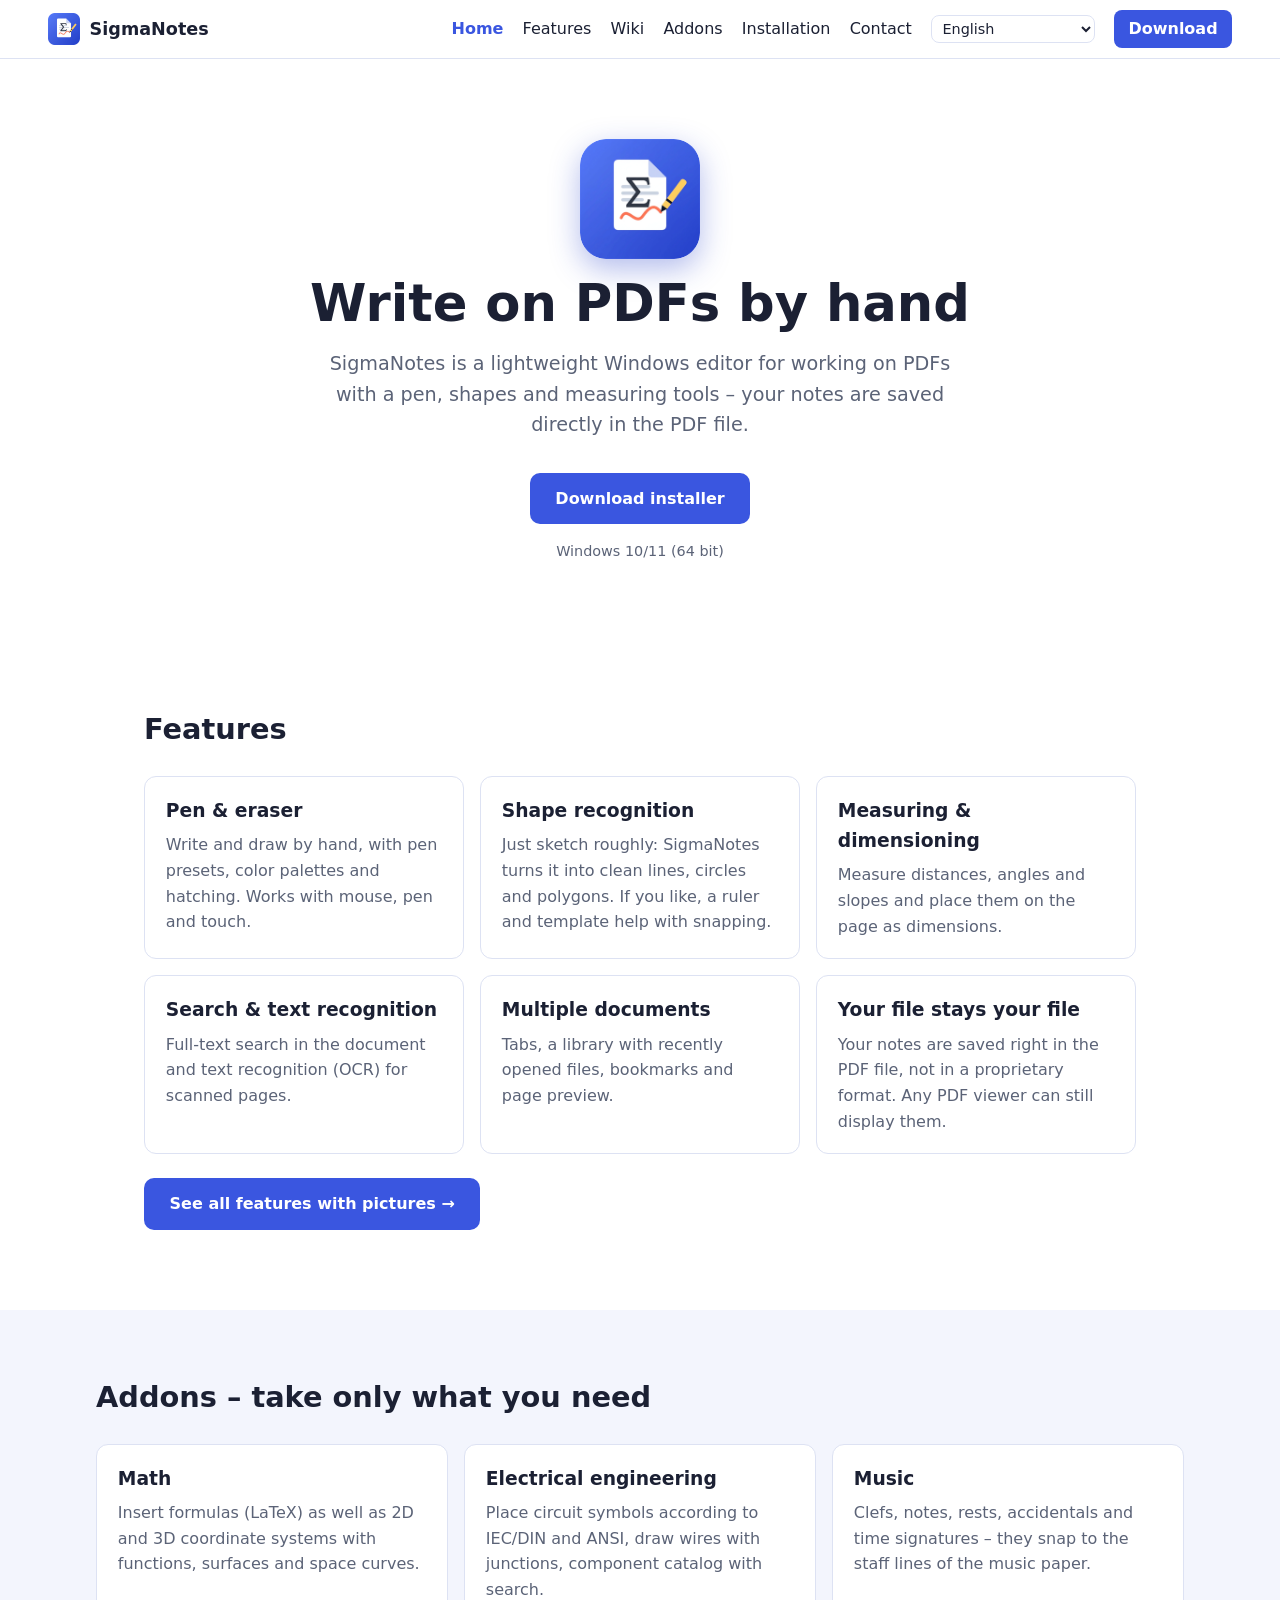
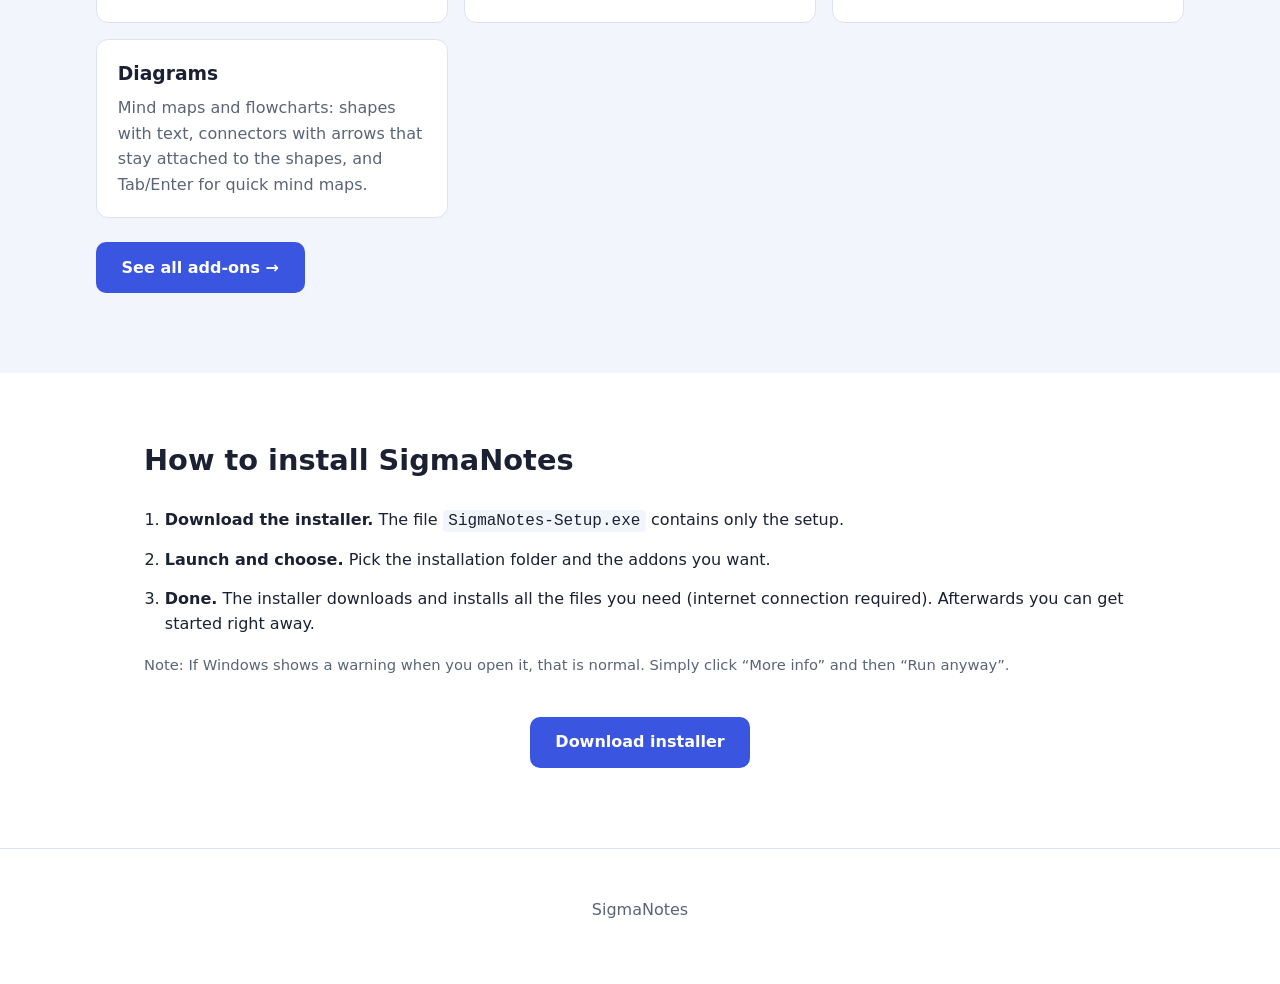
<file: site/index.html>
<!DOCTYPE html>
<html lang="de">
<head>
  <meta charset="utf-8">
  <meta name="viewport" content="width=device-width, initial-scale=1">
  <title data-i>SigmaNotes – PDFs handschriftlich annotieren</title>
  <meta name="description" data-i-content content="SigmaNotes: PDFs mit Stift, Formen, Messwerkzeugen und Addons für Mathe, Elektrotechnik, Musik und Diagramme beschriften. Download für Windows.">
  <link rel="icon" href="assets/logo.svg" type="image/svg+xml">
  <link rel="icon" href="favicon.ico" sizes="any">
  <link rel="stylesheet" href="style.css?v=3">
  <script src="i18n.js"></script>
  <script src="disclaimer.js" defer></script>
</head>
<body>
  <header class="nav">
    <a class="brand" href="#top"><img src="assets/logo.svg" alt="" width="32" height="32"> SigmaNotes</a>
    <nav>
      <a href="index.html" aria-current="page" class="active" data-i>Start</a>
      <a href="funktionen.html" data-i>Funktionen</a>
      <a href="wiki.html" data-i>Wiki</a>
      <a href="addons.html" data-i>Addons</a>
      <a href="#installation" data-i>Installation</a>
      <a href="kontakt.html" data-i>Kontakt</a>
      <a class="kofi" href="https://ko-fi.com/H3A22B1FM8" target="_blank" rel="noopener noreferrer" title="Ko-fi" data-i>♥ Spenden</a>
      <a class="btn small" href="https://github.com/MisterMax50/SigmaNotes-Releases/releases/download/installer/SigmaNotes-Setup.exe" download data-i>Herunterladen</a>
    </nav>
  </header>

  <main id="top">
    <section class="hero">
      <img class="hero-logo" src="assets/logo.svg" alt="SigmaNotes Logo" width="120" height="120">
      <h1 data-i>PDFs mit der Hand beschriften</h1>
      <p class="lead" data-i>SigmaNotes ist ein schlanker Windows-Editor, um PDFs mit Stift, Formen und Messwerkzeugen zu bearbeiten – deine Notizen werden direkt in der PDF-Datei gespeichert.</p>
      <p>
        <a class="btn" href="https://github.com/MisterMax50/SigmaNotes-Releases/releases/download/installer/SigmaNotes-Setup.exe" download data-i>Installer herunterladen</a>
      </p>
      <p class="meta" data-i>Windows 10/11 (64&nbsp;Bit)</p>
    </section>

    <section id="funktionen">
      <h2 data-i>Funktionen</h2>
      <div class="grid">
        <article class="card"><h3 data-i>Stift &amp; Radierer</h3><p data-i>Handschriftlich schreiben und zeichnen, mit Stiftvorgaben, Farbpaletten und Schraffur. Funktioniert mit Maus, Stift und Touch.</p></article>
        <article class="card"><h3 data-i>Formen erkennen</h3><p data-i>Zeichne einfach grob: SigmaNotes macht daraus saubere Linien, Kreise und Vielecke. Auf Wunsch helfen Lineal und Schablone beim Einrasten.</p></article>
        <article class="card"><h3 data-i>Messen &amp; Bemaßen</h3><p data-i>Strecken, Winkel und Neigungen messen und als Bemaßung in die Seite setzen.</p></article>
        <article class="card"><h3 data-i>Suchen &amp; Texterkennung</h3><p data-i>Volltextsuche im Dokument und Texterkennung (OCR) für eingescannte Seiten.</p></article>
        <article class="card"><h3 data-i>Mehrere Dokumente</h3><p data-i>Tabs, Bibliothek mit zuletzt geöffneten Dateien, Lesezeichen und Seitenvorschau.</p></article>
        <article class="card"><h3 data-i>Deine Datei bleibt deine Datei</h3><p data-i>Deine Notizen werden direkt in der PDF-Datei gespeichert, nicht in einem eigenen Format. Jeder PDF-Betrachter kann sie weiter anzeigen.</p></article>
      </div>
      <p class="more"><a class="btn" href="funktionen.html" data-i>Alle Funktionen mit Bildern ansehen →</a></p>
    </section>

    <section id="addons" class="alt">
      <h2 data-i>Addons – nimm nur, was du brauchst</h2>
      <div class="grid three">
        <article class="card"><h3 data-i>Mathe</h3><p data-i>Formeln (LaTeX) einfügen sowie 2D- und 3D-Koordinatensysteme mit Funktionen, Flächen und Raumkurven.</p></article>
        <article class="card"><h3 data-i>Elektrotechnik</h3><p data-i>Schaltzeichen nach IEC/DIN und ANSI setzen, Leitungen mit Knotenpunkten ziehen, Bauteil-Katalog mit Suche.</p></article>
        <article class="card"><h3 data-i>Musik</h3><p data-i>Notenschlüssel, Noten, Pausen, Vorzeichen und Taktarten – rasten auf den Notenlinien des Notenpapiers ein.</p></article>
        <article class="card"><h3 data-i>Diagramme</h3><p data-i>Mindmaps und Flussdiagramme: Formen mit Text, Verbinder mit Pfeilen, die an den Formen hängen bleiben, und Tab/Enter für schnelle Mindmaps.</p></article>
      </div>
      <p class="more"><a class="btn" href="addons.html" data-i>Alle Addons ansehen →</a></p>
    </section>

    <section id="installation">
      <h2 data-i>So installierst du SigmaNotes</h2>
      <ol class="steps">
        <li data-i><strong>Installer herunterladen.</strong> Die Datei <code>SigmaNotes-Setup.exe</code> enthält nur die Einrichtung.</li>
        <li data-i><strong>Starten und auswählen.</strong> Installationsordner und gewünschte Addons festlegen.</li>
        <li data-i><strong>Fertig.</strong> Der Installer lädt alle benötigten Dateien herunter und installiert sie (Internetverbindung nötig). Danach kannst du sofort loslegen.</li>
      </ol>
      <p class="note" data-i>Hinweis: Zeigt Windows beim Öffnen eine Warnung, ist das normal. Klicke einfach auf „Weitere Informationen“ und dann auf „Trotzdem ausführen“.</p>
      <p class="cta"><a class="btn" href="https://github.com/MisterMax50/SigmaNotes-Releases/releases/download/installer/SigmaNotes-Setup.exe" download data-i>Installer herunterladen</a></p>
    </section>
  </main>

  <footer>
    <div class="donate">
      <p data-i>Gefällt dir SigmaNotes? Mit einer kleinen Spende unterstützt du die Weiterentwicklung.</p>
      <p><a class="btn" href="https://ko-fi.com/H3A22B1FM8" target="_blank" rel="noopener noreferrer" data-i>Auf Ko-fi unterstützen</a></p>
    </div>
    <p>SigmaNotes</p>
  </footer>
</body>
</html>
</file>
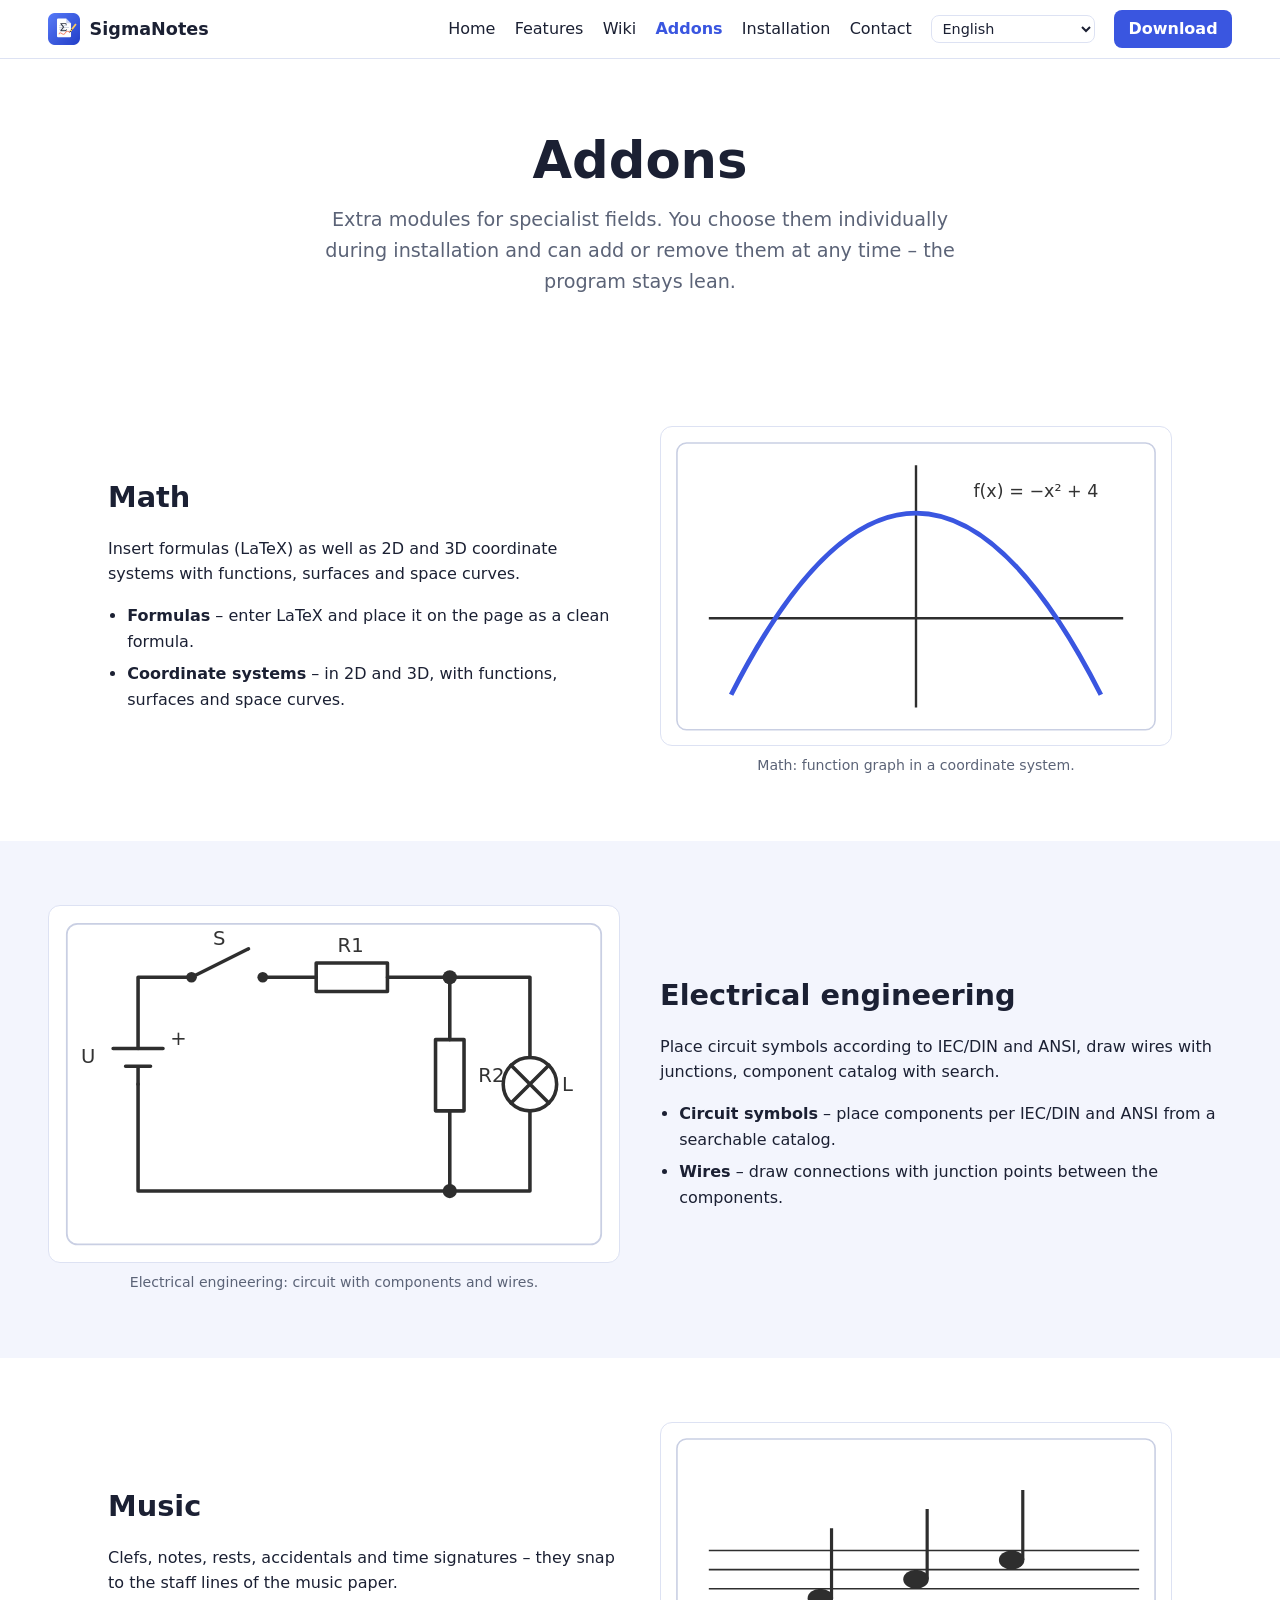
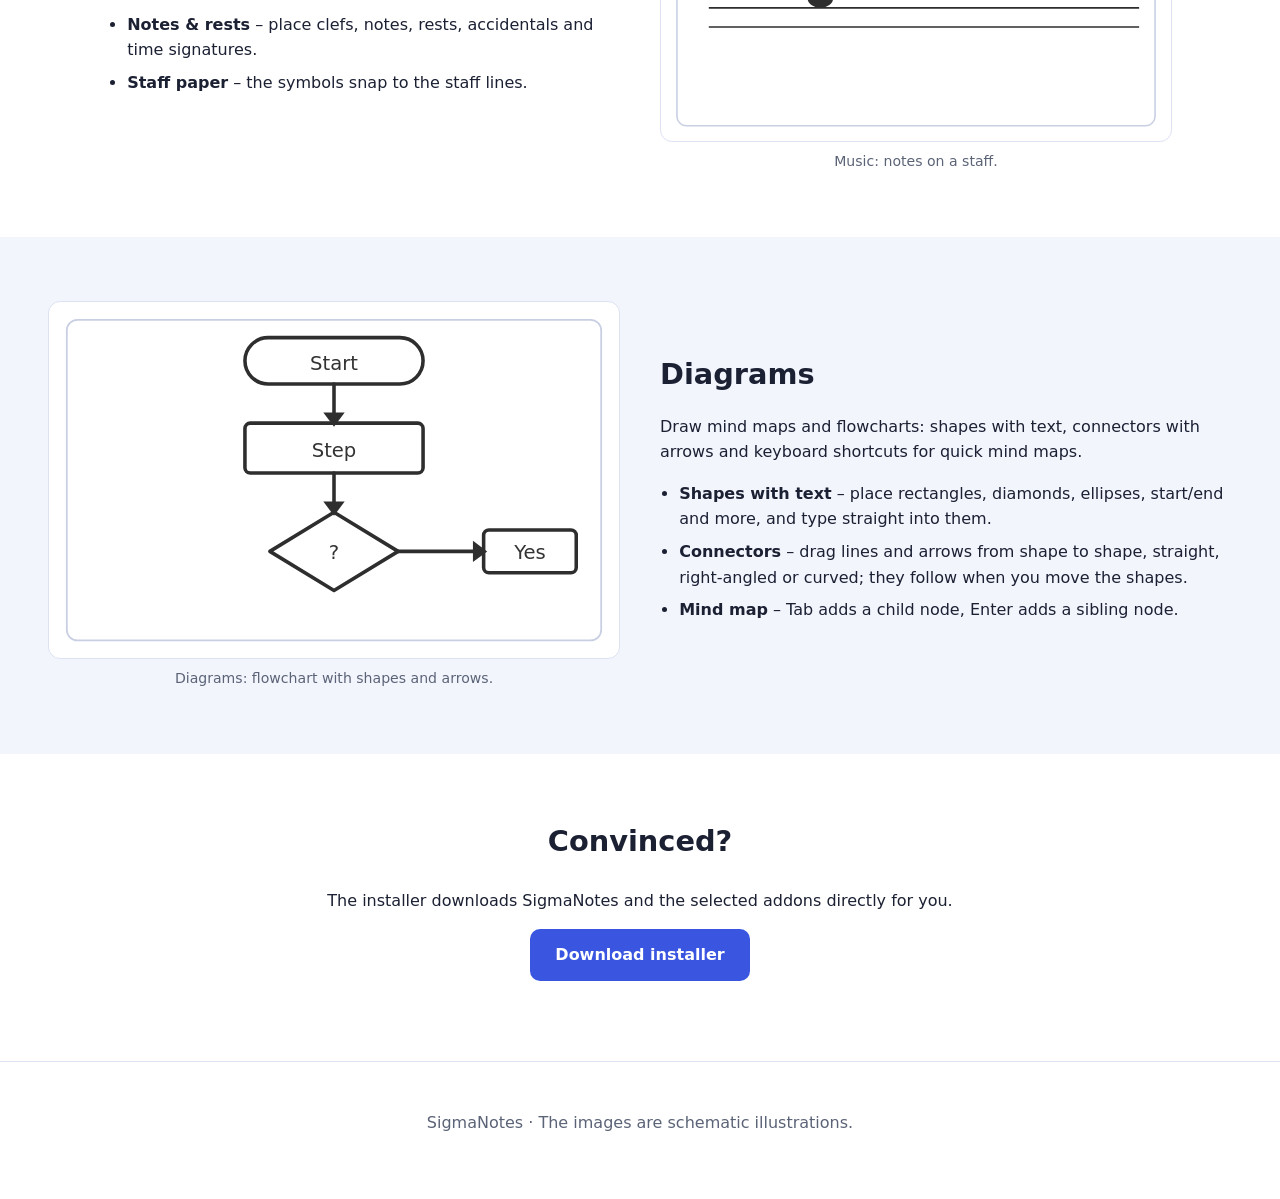
<file: site/addons.html>
<!DOCTYPE html>
<html lang="de">
<head>
  <meta charset="utf-8">
  <meta name="viewport" content="width=device-width, initial-scale=1">
  <title data-i>Addons – SigmaNotes</title>
  <meta name="description" data-i-content content="Die Addons von SigmaNotes für Mathe, Elektrotechnik, Musik und Diagramme im Überblick – mit Funktionen und Bildern.">
  <link rel="icon" href="assets/logo.svg" type="image/svg+xml">
  <link rel="icon" href="favicon.ico" sizes="any">
  <link rel="stylesheet" href="style.css?v=3">
  <script src="i18n.js"></script>
  <script src="disclaimer.js" defer></script>
</head>
<body>
  <header class="nav">
    <a class="brand" href="index.html"><img src="assets/logo.svg" alt="" width="32" height="32"> SigmaNotes</a>
    <nav>
      <a href="index.html" data-i>Start</a>
      <a href="funktionen.html" data-i>Funktionen</a>
      <a href="wiki.html" data-i>Wiki</a>
      <a href="addons.html" aria-current="page" class="active" data-i>Addons</a>
      <a href="index.html#installation" data-i>Installation</a>
      <a href="kontakt.html" data-i>Kontakt</a>
      <a class="kofi" href="https://ko-fi.com/H3A22B1FM8" target="_blank" rel="noopener noreferrer" title="Ko-fi" data-i>♥ Spenden</a>
      <a class="btn small" href="https://github.com/MisterMax50/SigmaNotes-Releases/releases/download/installer/SigmaNotes-Setup.exe" download data-i>Herunterladen</a>
    </nav>
  </header>

  <main>
    <section class="page-head">
      <h1 data-i>Addons</h1>
      <p class="lead" data-i>Zusatzmodule für Fachgebiete. Du wählst sie einzeln beim Installieren aus und kannst sie jederzeit dazunehmen oder entfernen – das Programm bleibt schlank.</p>
    </section>

    <!-- ===================================================== Mathe -->
    <section id="mathe" class="feature">
      <div class="text">
        <h2 data-i>Mathe</h2>
        <p data-i>Formeln (LaTeX) einfügen sowie 2D- und 3D-Koordinatensysteme mit Funktionen, Flächen und Raumkurven.</p>
        <ul>
          <li data-i><strong>Formeln</strong> – LaTeX eingeben und als saubere Formel in die Seite setzen.</li>
          <li data-i><strong>Koordinatensysteme</strong> – in 2D und 3D, mit Funktionen, Flächen und Raumkurven.</li>
        </ul>
      </div>
      <figure>
        <svg data-i-aria viewBox="0 0 320 200" role="img" aria-label="Mathe: Funktionsgraph im Koordinatensystem.">
          <rect class="page" x="10" y="10" width="300" height="180" rx="6"/>
          <g fill="none" stroke="#2e2e2e" stroke-width="1.5"><path d="M30 120 H290 M160 24 V176"/></g>
          <path d="M44 168 Q160 -60 276 168" fill="none" stroke="var(--accent)" stroke-width="3"/>
          <text class="t" x="196" y="44">f(x) = −x² + 4</text>
        </svg>
        <figcaption data-i>Mathe: Funktionsgraph im Koordinatensystem.</figcaption>
      </figure>
    </section>

    <!-- ===================================================== Elektrotechnik -->
    <section id="elektrotechnik" class="feature alt flip">
      <div class="text">
        <h2 data-i>Elektrotechnik</h2>
        <p data-i>Schaltzeichen nach IEC/DIN und ANSI setzen, Leitungen mit Knotenpunkten ziehen, Bauteil-Katalog mit Suche.</p>
        <ul>
          <li data-i><strong>Schaltzeichen</strong> – Bauteile nach IEC/DIN und ANSI aus einem durchsuchbaren Katalog setzen.</li>
          <li data-i><strong>Leitungen</strong> – Verbindungen mit Knotenpunkten zwischen den Bauteilen ziehen.</li>
        </ul>
      </div>
      <figure>
        <svg data-i-aria viewBox="0 0 320 200" role="img" aria-label="Elektrotechnik: Schaltung mit Bauteilen und Leitungen.">
          <rect class="page" x="10" y="10" width="300" height="180" rx="6"/>
          <g fill="none" stroke="#2e2e2e" stroke-width="2" stroke-linecap="round" stroke-linejoin="round">
            <!-- Leitungen -->
            <path d="M50 40 H80 M120 40 H150 M190 40 H270 V85 M270 115 V160 H50 V100 M50 40 V80 M225 40 V75 M225 115 V160"/>
            <!-- Batterie (lange Platte = Plus) -->
            <path d="M36 80 H64 M43 90 H57 M50 90 V100"/>
            <!-- Schalter (offen) -->
            <path d="M80 40 L112 24"/>
            <!-- Widerstand -->
            <rect x="150" y="32" width="40" height="16"/><rect x="217" y="75" width="16" height="40"/>
            <!-- Lampe -->
            <circle cx="270" cy="100" r="15"/><path d="M259.4 89.4 L280.6 110.6 M280.6 89.4 L259.4 110.6"/>
          </g>
          <g fill="#2e2e2e"><circle cx="80" cy="40" r="3"/><circle cx="120" cy="40" r="3"/><circle cx="225" cy="40" r="4"/><circle cx="225" cy="160" r="4"/></g>
          <g class="t" fill="#2e2e2e" font-size="12">
            <text x="68" y="78">+</text><text x="18" y="88">U</text>
            <text x="92" y="22">S</text><text x="162" y="26">R1</text><text x="288" y="104">L</text><text x="241" y="99">R2</text>
          </g>
        </svg>
        <figcaption data-i>Elektrotechnik: Schaltung mit Bauteilen und Leitungen.</figcaption>
      </figure>
    </section>

    <!-- ===================================================== Musik -->
    <section id="musik" class="feature">
      <div class="text">
        <h2 data-i>Musik</h2>
        <p data-i>Notenschlüssel, Noten, Pausen, Vorzeichen und Taktarten – rasten auf den Notenlinien des Notenpapiers ein.</p>
        <ul>
          <li data-i><strong>Noten &amp; Pausen</strong> – Notenschlüssel, Noten, Pausen, Vorzeichen und Taktarten setzen.</li>
          <li data-i><strong>Notenpapier</strong> – die Zeichen rasten auf den Notenlinien ein.</li>
        </ul>
      </div>
      <figure>
        <svg data-i-aria viewBox="0 0 320 200" role="img" aria-label="Musik: Noten auf dem Notensystem.">
          <rect class="page" x="10" y="10" width="300" height="180" rx="6"/>
          <g stroke="#2e2e2e" stroke-width="1"><path d="M30 80 H300 M30 92 H300 M30 104 H300 M30 116 H300 M30 128 H300"/></g>
          <g fill="#2e2e2e"><ellipse cx="100" cy="110" rx="8" ry="6"/><ellipse cx="160" cy="98" rx="8" ry="6"/><ellipse cx="220" cy="86" rx="8" ry="6"/></g>
          <g stroke="#2e2e2e" stroke-width="2"><path d="M107 110 V66 M167 98 V54 M227 86 V42"/></g>
        </svg>
        <figcaption data-i>Musik: Noten auf dem Notensystem.</figcaption>
      </figure>
    </section>

    <!-- ===================================================== Diagramme -->
    <section id="diagramme" class="feature alt flip">
      <div class="text">
        <h2 data-i>Diagramme</h2>
        <p data-i>Mindmaps und Flussdiagramme zeichnen: Formen mit Text, Verbinder mit Pfeilen und Tastenkürzel für schnelle Mindmaps.</p>
        <ul>
          <li data-i><strong>Formen mit Text</strong> – Rechteck, Raute, Ellipse, Start/Ende und mehr setzen und direkt hineinschreiben.</li>
          <li data-i><strong>Verbinder</strong> – Linien und Pfeile von Form zu Form ziehen, gerade, rechtwinklig oder geschwungen; sie wandern beim Verschieben mit.</li>
          <li data-i><strong>Mindmap</strong> – Tab legt einen Unterknoten an, Enter einen Nachbarknoten.</li>
        </ul>
      </div>
      <figure>
        <svg data-i-aria viewBox="0 0 320 200" role="img" aria-label="Diagramme: Flussdiagramm mit Formen und Pfeilen.">
          <rect class="page" x="10" y="10" width="300" height="180" rx="6"/>
          <g fill="none" stroke="#2e2e2e" stroke-width="2" stroke-linecap="round" stroke-linejoin="round">
            <rect x="110" y="20" width="100" height="26" rx="13"/>
            <rect x="110" y="68" width="100" height="28" rx="3"/>
            <path d="M160 118 L196 140 L160 162 L124 140 Z"/>
            <rect x="244" y="128" width="52" height="24" rx="3"/>
            <path d="M160 46 V68 M160 96 V118 M196 140 H244"/>
          </g>
          <g fill="#2e2e2e"><path d="M154 62 L160 70 L166 62 Z"/><path d="M154 112 L160 120 L166 112 Z"/><path d="M238 134 L246 140 L238 146 Z"/></g>
          <g class="t" fill="#2e2e2e" font-size="12" text-anchor="middle">
            <text x="160" y="38" data-i>Beginn</text><text x="160" y="87" data-i>Schritt</text><text x="160" y="144">?</text><text x="270" y="144" data-i>Ja</text>
          </g>
        </svg>
        <figcaption data-i>Diagramme: Flussdiagramm mit Formen und Pfeilen.</figcaption>
      </figure>
    </section>

    <section class="cta-band">
      <h2 data-i>Überzeugt?</h2>
      <p data-i>Der Installer lädt SigmaNotes und die gewählten Addons direkt für dich herunter.</p>
      <p><a class="btn" href="https://github.com/MisterMax50/SigmaNotes-Releases/releases/download/installer/SigmaNotes-Setup.exe" download data-i>Installer herunterladen</a></p>
    </section>
  </main>

  <footer>
    <div class="donate">
      <p data-i>Gefällt dir SigmaNotes? Mit einer kleinen Spende unterstützt du die Weiterentwicklung.</p>
      <p><a class="btn" href="https://ko-fi.com/H3A22B1FM8" target="_blank" rel="noopener noreferrer" data-i>Auf Ko-fi unterstützen</a></p>
    </div>
    <p data-i>SigmaNotes · Die Bilder sind schematische Illustrationen.</p>
  </footer>
</body>
</html>
</file>
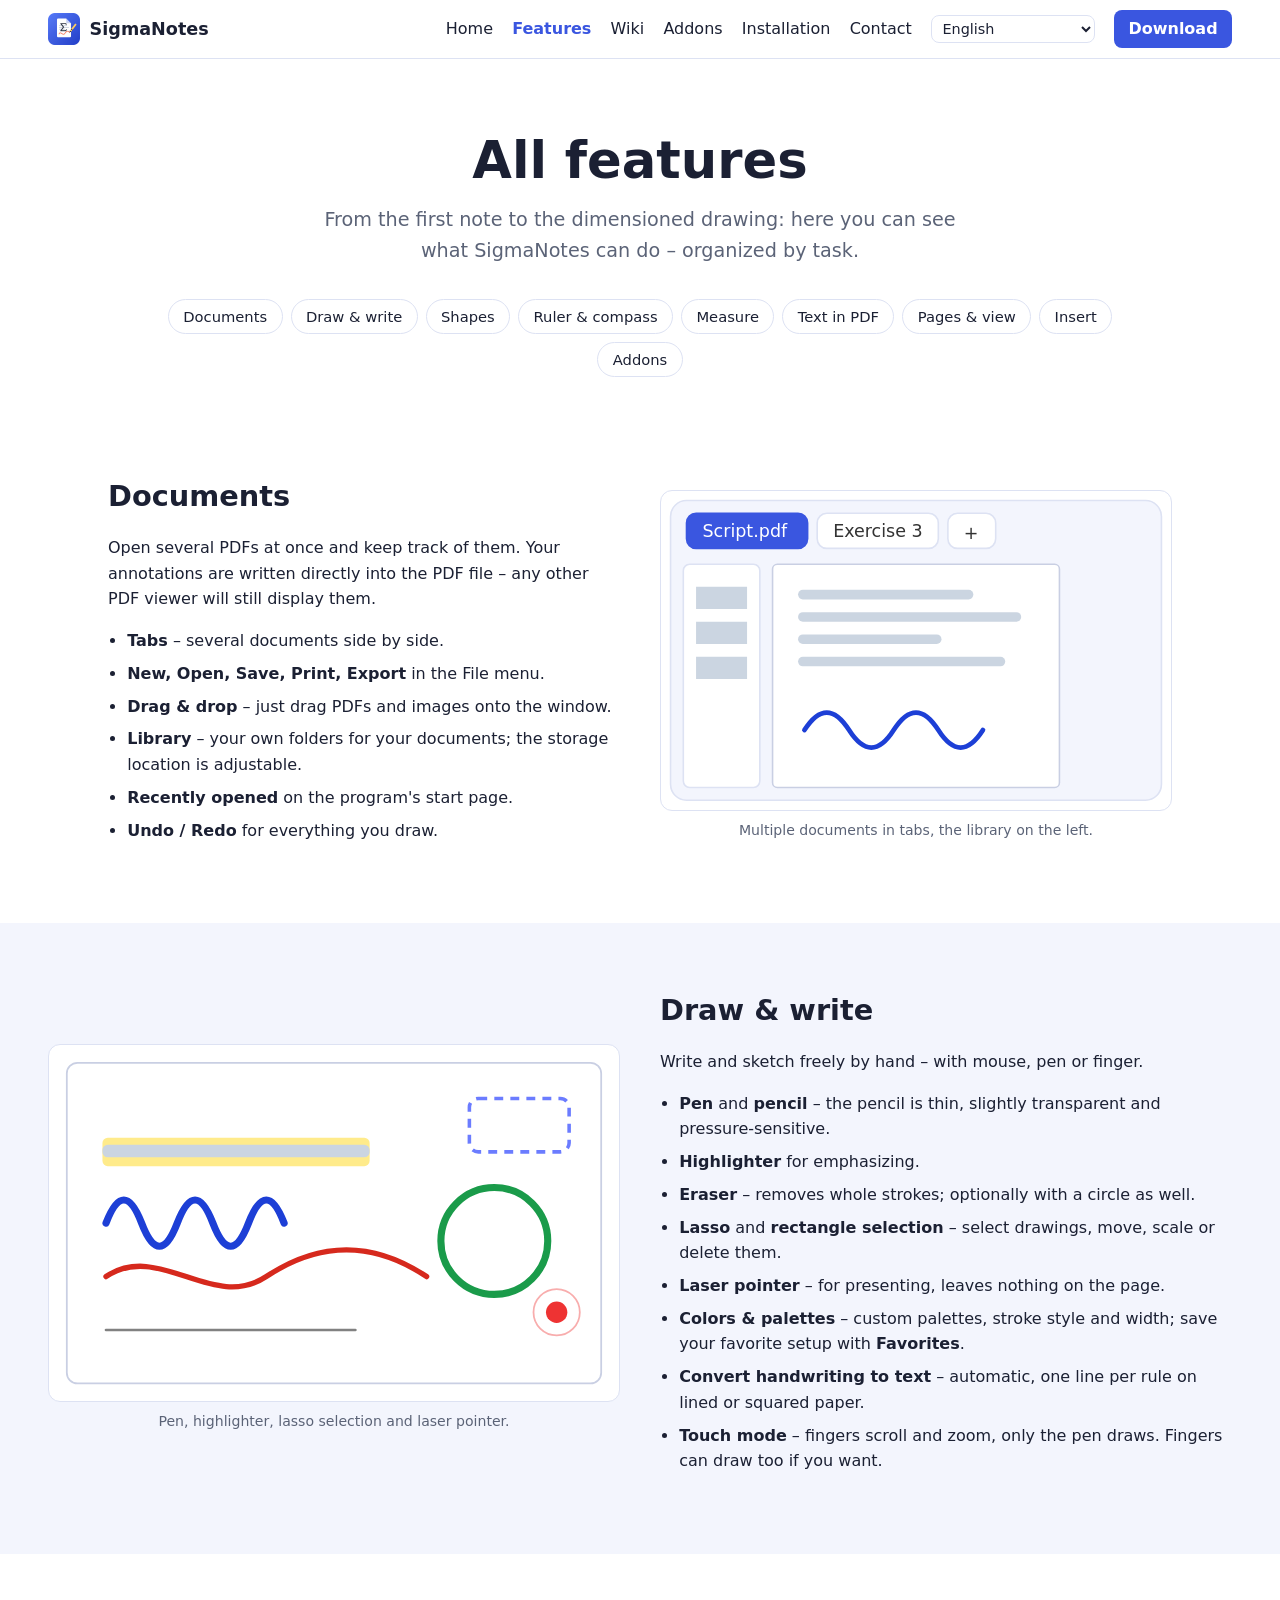
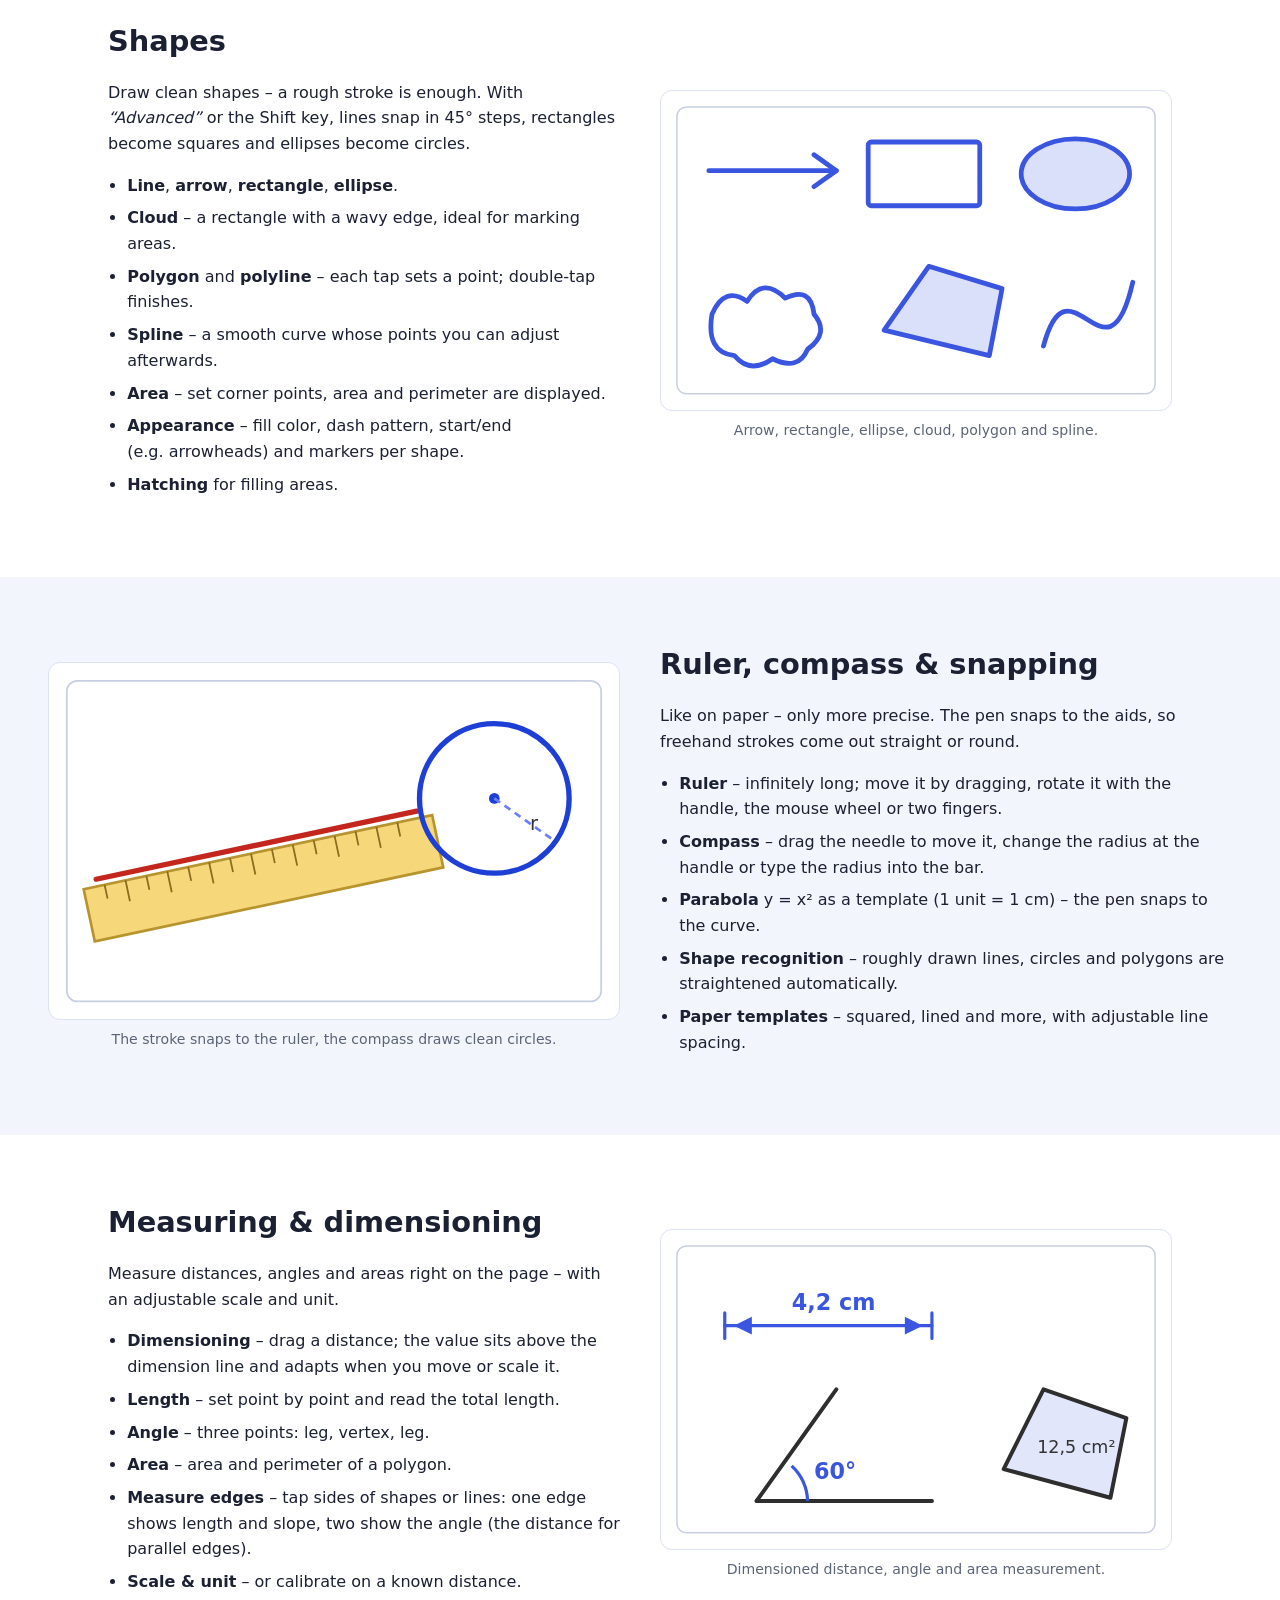
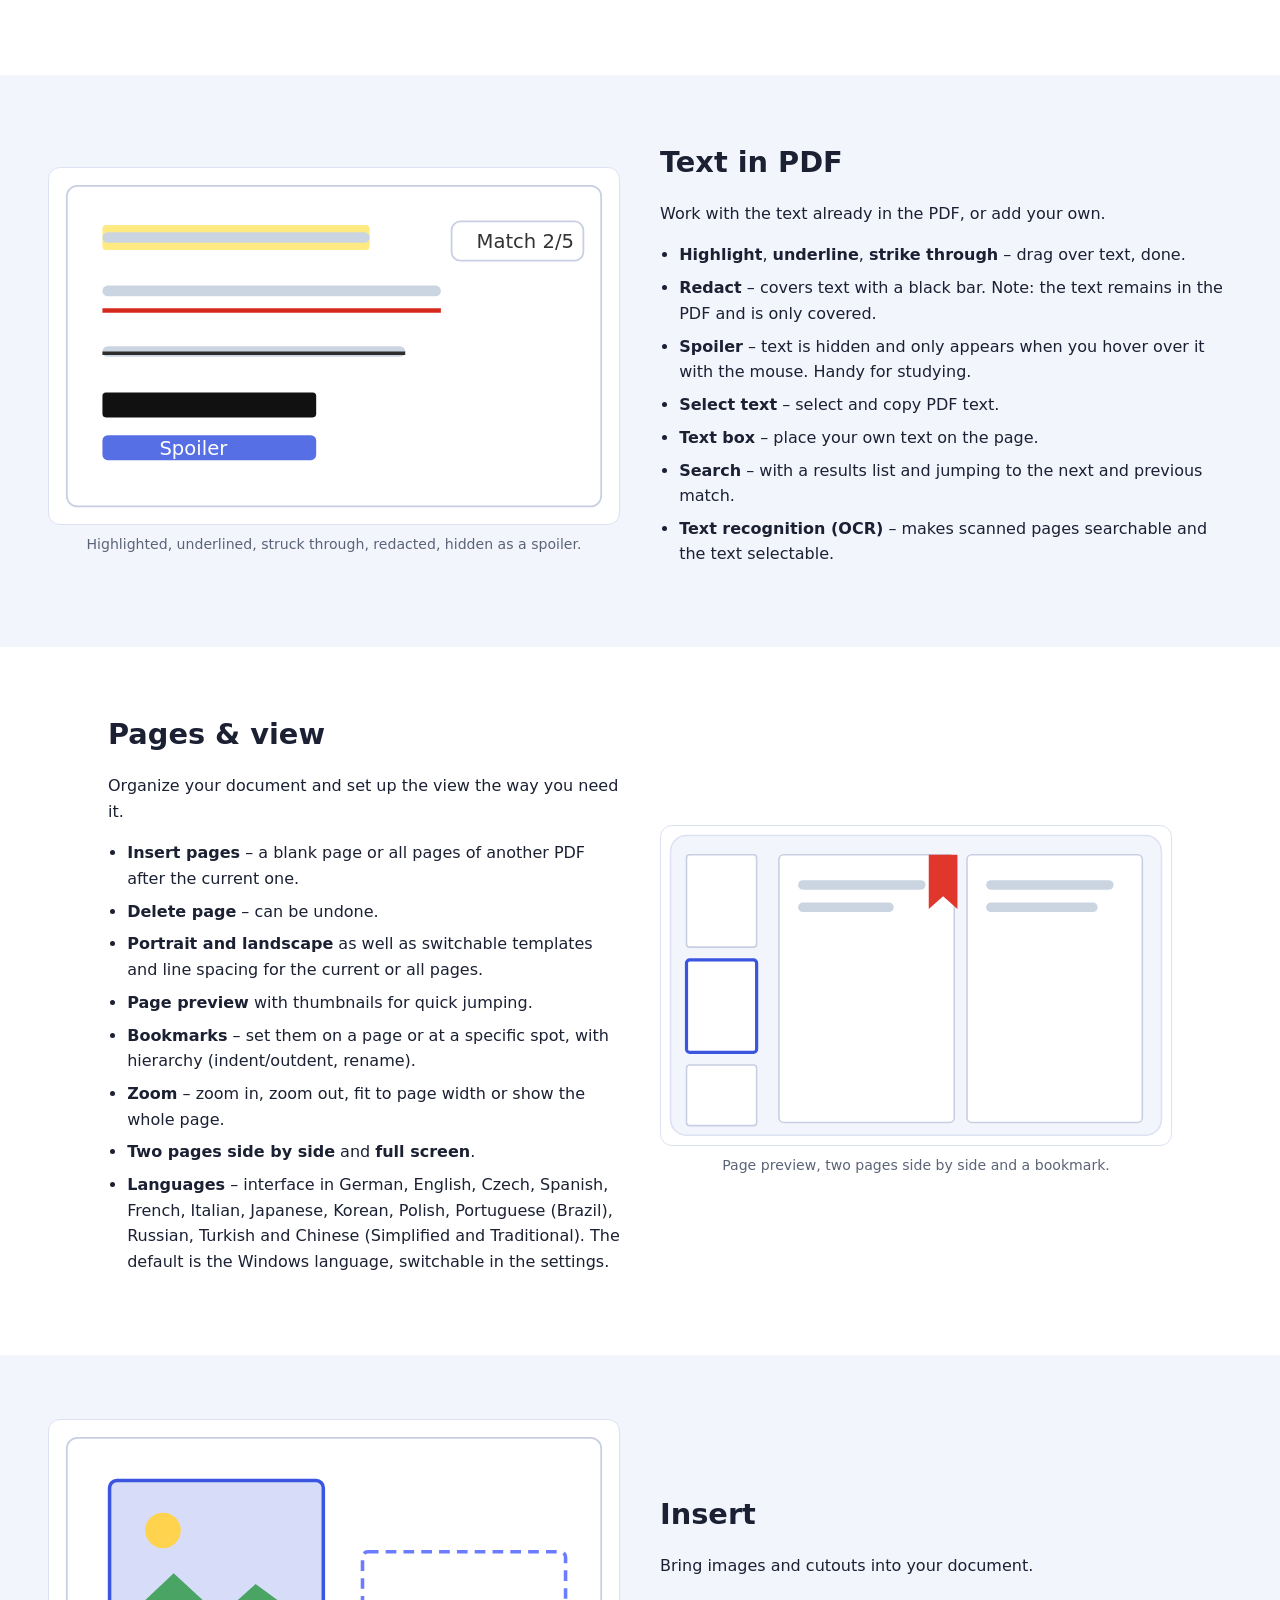
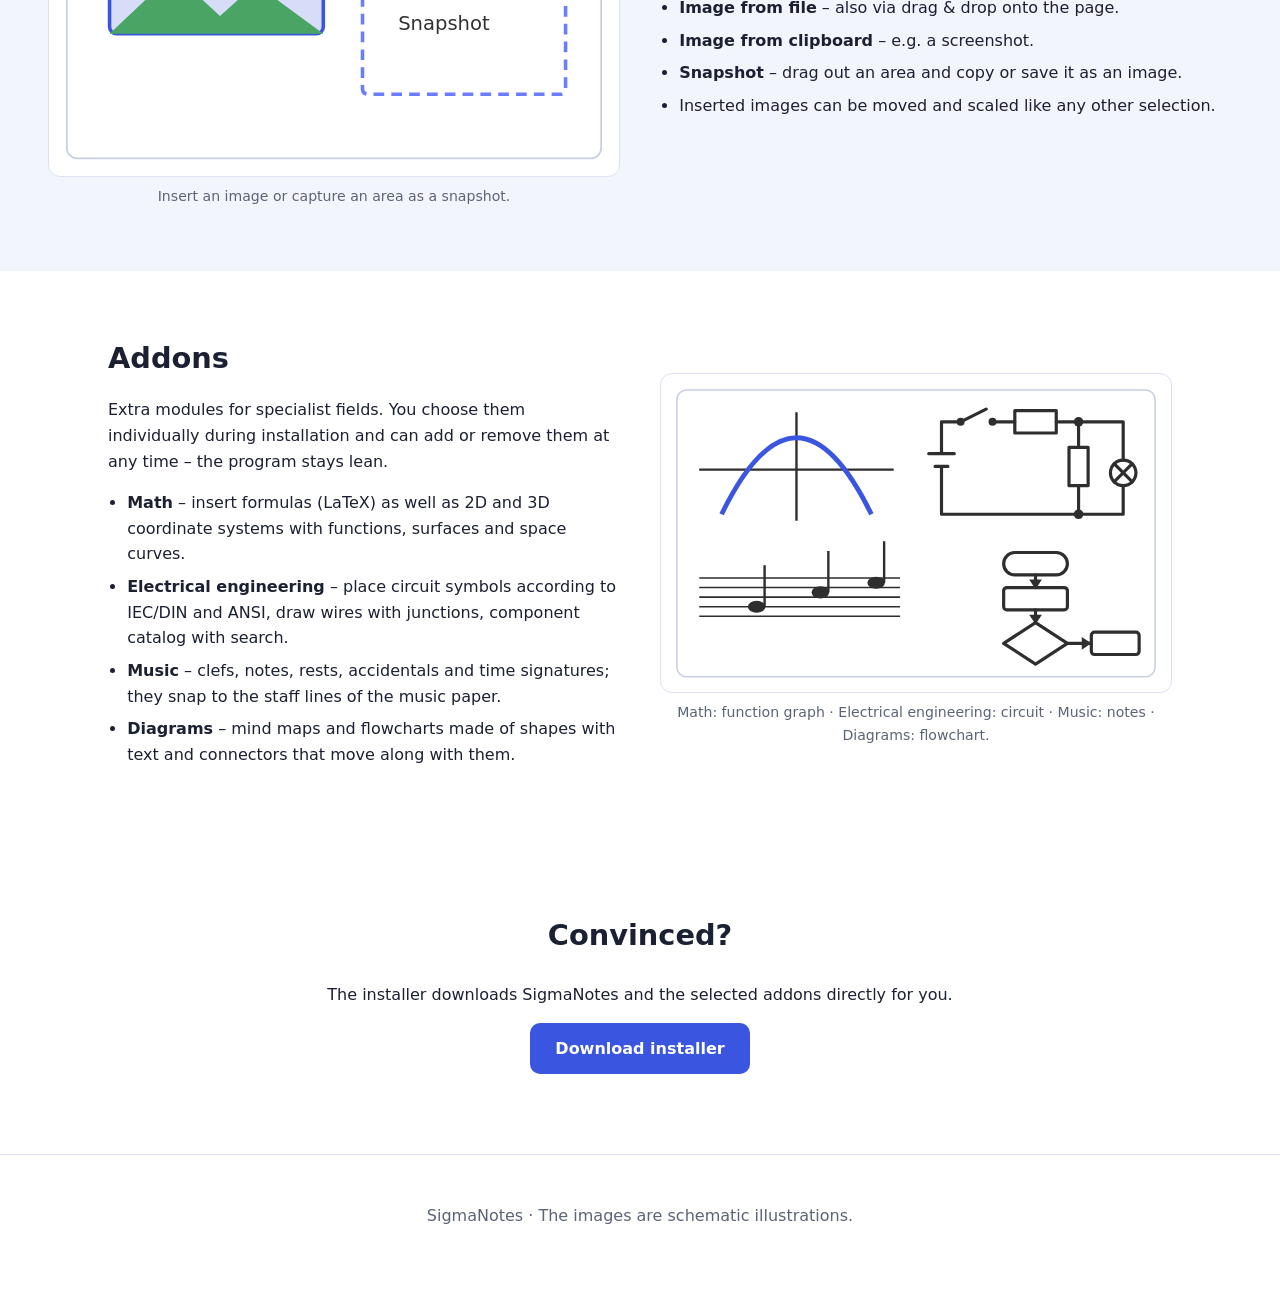
<file: site/funktionen.html>
<!DOCTYPE html>
<html lang="de">
<head>
  <meta charset="utf-8">
  <meta name="viewport" content="width=device-width, initial-scale=1">
  <title data-i>Funktionen – SigmaNotes</title>
  <meta name="description" data-i-content content="Alle Funktionen von SigmaNotes im Überblick: Stift, Formen, Lineal und Zirkel, Messen, Textwerkzeuge, Seitenverwaltung, Suche, OCR und Addons.">
  <link rel="icon" href="assets/logo.svg" type="image/svg+xml">
  <link rel="icon" href="favicon.ico" sizes="any">
  <link rel="stylesheet" href="style.css?v=3">
  <script src="i18n.js"></script>
  <script src="disclaimer.js" defer></script>
</head>
<body>
  <header class="nav">
    <a class="brand" href="index.html"><img src="assets/logo.svg" alt="" width="32" height="32"> SigmaNotes</a>
    <nav>
      <a href="index.html" data-i>Start</a>
      <a href="funktionen.html" aria-current="page" class="active" data-i>Funktionen</a>
      <a href="wiki.html" data-i>Wiki</a>
      <a href="addons.html" data-i>Addons</a>
      <a href="index.html#installation" data-i>Installation</a>
      <a href="kontakt.html" data-i>Kontakt</a>
      <a class="kofi" href="https://ko-fi.com/H3A22B1FM8" target="_blank" rel="noopener noreferrer" title="Ko-fi" data-i>♥ Spenden</a>
      <a class="btn small" href="https://github.com/MisterMax50/SigmaNotes-Releases/releases/download/installer/SigmaNotes-Setup.exe" download data-i>Herunterladen</a>
    </nav>
  </header>

  <main>
    <section class="page-head">
      <h1 data-i>Alle Funktionen</h1>
      <p class="lead" data-i>Von der ersten Notiz bis zur vermaßten Zeichnung: Hier siehst du, was SigmaNotes kann – nach Aufgaben geordnet.</p>
      <nav data-i-aria class="toc" aria-label="Inhalt">
        <a href="#dokumente" data-i>Dokumente</a>
        <a href="#zeichnen" data-i>Zeichnen &amp; Schreiben</a>
        <a href="#formen" data-i>Formen</a>
        <a href="#hilfsmittel" data-i>Lineal &amp; Zirkel</a>
        <a href="#messen" data-i>Messen</a>
        <a href="#text" data-i>Text im PDF</a>
        <a href="#seiten" data-i>Seiten &amp; Ansicht</a>
        <a href="#einfuegen" data-i>Einfügen</a>
        <a href="#addons" data-i>Addons</a>
      </nav>
    </section>

    <!-- ===================================================== Dokumente -->
    <section id="dokumente" class="feature">
      <div class="text">
        <h2 data-i>Dokumente</h2>
        <p data-i>Öffne mehrere PDFs gleichzeitig und behalte den Überblick. Deine Anmerkungen werden direkt in die PDF-Datei geschrieben – jeder andere PDF-Betrachter zeigt sie weiter an.</p>
        <ul>
          <li data-i><strong>Tabs</strong> – mehrere Dokumente nebeneinander.</li>
          <li data-i><strong>Neu, Öffnen, Speichern, Drucken, Exportieren</strong> im Datei-Menü.</li>
          <li data-i><strong>Drag &amp; Drop</strong> – PDFs und Bilder einfach auf das Fenster ziehen.</li>
          <li data-i><strong>Bibliothek</strong> – eigene Ordner für deine Dokumente; der Speicherort ist einstellbar.</li>
          <li data-i><strong>Zuletzt geöffnet</strong> auf der Startseite des Programms.</li>
          <li data-i><strong>Rückgängig / Wiederholen</strong> für alles, was du zeichnest.</li>
        </ul>
      </div>
      <figure>
        <svg data-i-aria viewBox="0 0 320 200" role="img" aria-label="Fenster mit drei Tabs und einer beschrifteten PDF-Seite">
          <rect class="win" x="6" y="6" width="308" height="188" rx="10"/>
          <rect class="tab on" x="16" y="14" width="76" height="22" rx="6"/><text class="t" x="26" y="29" data-i>Skript.pdf</text>
          <rect class="tab" x="98" y="14" width="76" height="22" rx="6"/><text class="t" x="108" y="29" data-i>Übung 3</text>
          <rect class="tab" x="180" y="14" width="30" height="22" rx="6"/><text class="t" x="190" y="30">+</text>
          <rect class="page" x="70" y="46" width="180" height="140" rx="3"/>
          <rect class="ln" x="86" y="62" width="110" height="6" rx="3"/><rect class="ln" x="86" y="76" width="140" height="6" rx="3"/>
          <rect class="ln" x="86" y="90" width="90" height="6" rx="3"/><rect class="ln" x="86" y="104" width="130" height="6" rx="3"/>
          <path class="ink" d="M90 150 q14 -22 28 0 t28 0 t28 0 t28 0"/>
          <rect class="side" x="14" y="46" width="48" height="140" rx="4"/>
          <path class="fold" d="M22 60h32v14h-32zM22 82h32v14h-32zM22 104h32v14h-32z"/>
        </svg>
        <figcaption data-i>Mehrere Dokumente in Tabs, links die Bibliothek.</figcaption>
      </figure>
    </section>

    <!-- ===================================================== Zeichnen -->
    <section id="zeichnen" class="feature alt flip">
      <div class="text">
        <h2 data-i>Zeichnen &amp; Schreiben</h2>
        <p data-i>Schreibe und skizziere frei von Hand – mit Maus, Stift oder Finger.</p>
        <ul>
          <li data-i><strong>Stift</strong> und <strong>Bleistift</strong> – der Bleistift ist dünn, leicht transparent und druckempfindlich.</li>
          <li data-i><strong>Textmarker</strong> zum Hervorheben.</li>
          <li data-i><strong>Radierer</strong> – entfernt ganze Striche; wahlweise auch mit einem Kreis.</li>
          <li data-i><strong>Lasso</strong> und <strong>Rechteck-Auswahl</strong> – Zeichnungen auswählen, verschieben, skalieren oder löschen.</li>
          <li data-i><strong>Laserpointer</strong> – zum Präsentieren, hinterlässt nichts auf der Seite.</li>
          <li data-i><strong>Farben &amp; Paletten</strong> – eigene Paletten, Strichart und Stärke; mit <strong>Favoriten</strong> speicherst du deine Lieblingseinstellung.</li>
          <li data-i><strong>Handschrift in Text umwandeln</strong> – automatisch, auf liniertem oder kariertem Papier eine Zeile pro Linie.</li>
          <li data-i><strong>Touch-Modus</strong> – Finger scrollen und zoomen, nur der Stift zeichnet. Auf Wunsch zeichnen auch Finger.</li>
        </ul>
      </div>
      <figure>
        <svg data-i-aria viewBox="0 0 320 200" role="img" aria-label="Handschrift in verschiedenen Farben mit gelbem Textmarker">
          <rect class="page" x="10" y="10" width="300" height="180" rx="6"/>
          <rect x="30" y="52" width="150" height="16" rx="3" fill="#ffe14d" opacity=".65"/>
          <rect class="ln" x="30" y="56" width="150" height="7" rx="3"/>
          <path d="M32 100 q10 -26 20 0 t20 0 t20 0 t20 0 t20 0" fill="none" stroke="#1d3fd6" stroke-width="4" stroke-linecap="round"/>
          <path d="M32 130 c30 -20 60 20 90 0 s60 -20 90 0" fill="none" stroke="#d6291d" stroke-width="3" stroke-linecap="round"/>
          <path d="M32 160 h140" fill="none" stroke="#2e2e2e" stroke-width="1.5" stroke-linecap="round" opacity=".6"/>
          <circle cx="250" cy="110" r="30" fill="none" stroke="#1a9b4a" stroke-width="4"/>
          <rect x="236" y="30" width="56" height="30" rx="5" fill="none" stroke="#6b7cff" stroke-width="2" stroke-dasharray="5 4"/>
          <circle cx="285" cy="150" r="6" fill="#e33"/><circle cx="285" cy="150" r="13" fill="none" stroke="#e33" opacity=".4"/>
        </svg>
        <figcaption data-i>Stift, Textmarker, Lasso-Auswahl und Laserpointer.</figcaption>
      </figure>
    </section>

    <!-- ===================================================== Formen -->
    <section id="formen" class="feature">
      <div class="text">
        <h2 data-i>Formen</h2>
        <p data-i>Zeichne saubere Formen – grob ziehen reicht. Mit <em>„Erweitert“</em> oder der Umschalttaste rasten Linien in 45°-Schritten ein, Rechtecke werden zu Quadraten und Ellipsen zu Kreisen.</p>
        <ul>
          <li data-i><strong>Linie</strong>, <strong>Pfeil</strong>, <strong>Rechteck</strong>, <strong>Ellipse</strong>.</li>
          <li data-i><strong>Wolke</strong> – ein Rechteck mit welligem Rand, ideal zum Markieren von Bereichen.</li>
          <li data-i><strong>Polygon</strong> und <strong>Polylinie</strong> – jeder Tipp setzt einen Punkt; Doppeltipp beendet.</li>
          <li data-i><strong>Spline</strong> – eine glatte Kurve, deren Punkte du danach verziehen kannst.</li>
          <li data-i><strong>Fläche</strong> – Eckpunkte setzen, Fläche und Umfang werden angezeigt.</li>
          <li data-i><strong>Aussehen</strong> – Füllfarbe, Strichmuster, Anfang/Ende (z.&nbsp;B. Pfeilspitzen) und Marker pro Form.</li>
          <li data-i><strong>Schraffur</strong> zum Füllen von Flächen.</li>
        </ul>
      </div>
      <figure>
        <svg data-i-aria viewBox="0 0 320 200" role="img" aria-label="Verschiedene Formen: Pfeil, Rechteck, Ellipse, Wolke, Polygon">
          <rect class="page" x="10" y="10" width="300" height="180" rx="6"/>
          <g fill="none" stroke="var(--accent)" stroke-width="3" stroke-linejoin="round" stroke-linecap="round">
            <path d="M30 50 L110 50"/><path d="M96 40 L110 50 L96 60"/>
            <rect x="130" y="32" width="70" height="40" rx="2"/>
            <ellipse cx="260" cy="52" rx="34" ry="22" fill="var(--accent)" fill-opacity=".18"/>
            <path d="M32 140 q8 -18 22 -8 q10 -16 24 -2 q16 -8 18 10 q10 12 -4 22 q-6 14 -22 6 q-14 10 -24 -2 q-18 -2 -14 -26z"/>
            <path d="M140 150 L168 110 L214 124 L206 166 Z" fill="var(--accent)" fill-opacity=".18"/>
            <path d="M240 160 C256 100 280 190 296 120"/>
          </g>
        </svg>
        <figcaption data-i>Pfeil, Rechteck, Ellipse, Wolke, Polygon und Spline.</figcaption>
      </figure>
    </section>

    <!-- ===================================================== Hilfsmittel -->
    <section id="hilfsmittel" class="feature alt flip">
      <div class="text">
        <h2 data-i>Lineal, Zirkel &amp; Einrasten</h2>
        <p data-i>Wie auf Papier – nur präziser. Der Stift rastet an den Hilfsmitteln ein, sodass freihändig gezogene Striche gerade oder rund werden.</p>
        <ul>
          <li data-i><strong>Lineal</strong> – unendlich lang; verschieben durch Ziehen, drehen mit dem Griff, dem Mausrad oder zwei Fingern.</li>
          <li data-i><strong>Zirkel</strong> – Nadel ziehen zum Verschieben, am Griff den Radius ändern oder den Radius in der Leiste eintippen.</li>
          <li data-i><strong>Parabel</strong> y&nbsp;=&nbsp;x² als Schablone (1&nbsp;Einheit&nbsp;=&nbsp;1&nbsp;cm) – der Stift rastet an der Kurve ein.</li>
          <li data-i><strong>Formerkennung</strong> – grob gezeichnete Linien, Kreise und Vielecke werden automatisch begradigt.</li>
          <li data-i><strong>Papiervorlagen</strong> – kariert, liniert und weitere, mit einstellbarer Zeilenhöhe.</li>
        </ul>
      </div>
      <figure>
        <svg data-i-aria viewBox="0 0 320 200" role="img" aria-label="Lineal mit einrastender Linie und ein Zirkelkreis">
          <rect class="page" x="10" y="10" width="300" height="180" rx="6"/>
          <g transform="rotate(-12 110 120)">
            <rect x="20" y="108" width="200" height="30" fill="#f6d77a" stroke="#b8942f" stroke-width="1.5"/>
            <path d="M32 108v8M44 108v12M56 108v8M68 108v12M80 108v8M92 108v12M104 108v8M116 108v12M128 108v8M140 108v12M152 108v8M164 108v12M176 108v8M188 108v12M200 108v8" stroke="#8a6d1d"/>
            <path d="M28 104 H212" stroke="#c4261d" stroke-width="3" stroke-linecap="round"/>
          </g>
          <circle cx="250" cy="76" r="42" fill="none" stroke="#1d3fd6" stroke-width="3"/>
          <circle cx="250" cy="76" r="3" fill="#1d3fd6"/><path d="M250 76 L284 100" stroke="#6b7cff" stroke-width="1.5" stroke-dasharray="4 3"/>
          <text class="t" x="270" y="94">r</text>
        </svg>
        <figcaption data-i>Der Strich rastet am Lineal ein, der Zirkel zieht saubere Kreise.</figcaption>
      </figure>
    </section>

    <!-- ===================================================== Messen -->
    <section id="messen" class="feature">
      <div class="text">
        <h2 data-i>Messen &amp; Bemaßen</h2>
        <p data-i>Miss Strecken, Winkel und Flächen direkt auf der Seite – mit einstellbarem Maßstab und Einheit.</p>
        <ul>
          <li data-i><strong>Bemaßung</strong> – Strecke ziehen, die Maßzahl steht über der Maßlinie und passt sich beim Verschieben oder Skalieren an.</li>
          <li data-i><strong>Länge</strong> – Punkt für Punkt setzen und die Gesamtlänge ablesen.</li>
          <li data-i><strong>Winkel</strong> – drei Punkte: Schenkel, Scheitel, Schenkel.</li>
          <li data-i><strong>Fläche</strong> – Fläche und Umfang eines Vielecks.</li>
          <li data-i><strong>Kanten messen</strong> – Seiten von Formen oder Linien antippen: eine Kante zeigt Länge und Neigung, zwei den Winkel (bei parallelen Kanten den Abstand).</li>
          <li data-i><strong>Maßstab &amp; Einheit</strong> – oder an einer bekannten Strecke kalibrieren.</li>
        </ul>
      </div>
      <figure>
        <svg data-i-aria viewBox="0 0 320 200" role="img" aria-label="Bemaßte Strecke mit 4,2 cm und ein Winkel mit 60 Grad">
          <rect class="page" x="10" y="10" width="300" height="180" rx="6"/>
          <g stroke="var(--accent)" stroke-width="2" fill="none" stroke-linecap="round">
            <path d="M40 60 H170"/><path d="M40 52 V68M170 52 V68"/><path d="M48 60 l8 -4v8zM162 60 l-8 -4v8z" fill="var(--accent)"/>
          </g>
          <text class="t big" x="82" y="50">4,2 cm</text>
          <g fill="none" stroke="#2e2e2e" stroke-width="2.5" stroke-linecap="round">
            <path d="M60 170 H170"/><path d="M60 170 L110 100"/>
          </g>
          <path d="M92 170 A32 32 0 0 0 82 148" fill="none" stroke="var(--accent)" stroke-width="2"/>
          <text class="t big" x="96" y="156">60°</text>
          <path d="M215 150 L240 100 L292 118 L282 168 Z" fill="var(--accent)" fill-opacity=".15" stroke="#2e2e2e" stroke-width="2.5" stroke-linejoin="round"/>
          <text class="t" x="236" y="140">12,5 cm²</text>
        </svg>
        <figcaption data-i>Bemaßte Strecke, Winkel und Flächenangabe.</figcaption>
      </figure>
    </section>

    <!-- ===================================================== Text -->
    <section id="text" class="feature alt flip">
      <div class="text">
        <h2 data-i>Text im PDF</h2>
        <p data-i>Arbeite mit dem Text, der schon im PDF steht, oder setze eigenen dazu.</p>
        <ul>
          <li data-i><strong>Markieren</strong>, <strong>Unterstreichen</strong>, <strong>Durchstreichen</strong> – Text ziehen, fertig.</li>
          <li data-i><strong>Schwärzen</strong> – deckt Text mit einem schwarzen Balken ab. Achtung: Der Text bleibt im PDF erhalten und ist nur verdeckt.</li>
          <li data-i><strong>Spoiler</strong> – Text wird verdeckt und zeigt sich erst, wenn du mit der Maus darüberfährst. Praktisch zum Lernen.</li>
          <li data-i><strong>Text auswählen</strong> – PDF-Text markieren und kopieren.</li>
          <li data-i><strong>Textfeld</strong> – eigenen Text auf die Seite setzen.</li>
          <li data-i><strong>Suchen</strong> – mit Trefferliste und Sprung zum nächsten und vorherigen Treffer.</li>
          <li data-i><strong>Texterkennung (OCR)</strong> – macht gescannte Seiten durchsuchbar und den Text auswählbar.</li>
        </ul>
      </div>
      <figure>
        <svg data-i-aria viewBox="0 0 320 200" role="img" aria-label="Textzeilen mit Markierung, Unterstreichung, Durchstreichung, Schwärzung und Spoiler">
          <rect class="page" x="10" y="10" width="300" height="180" rx="6"/>
          <rect x="30" y="32" width="150" height="14" rx="2" fill="#ffe14d" opacity=".7"/><rect class="ln" x="30" y="36" width="150" height="6" rx="3"/>
          <rect class="ln" x="30" y="66" width="190" height="6" rx="3"/><path d="M30 80 H220" stroke="#d6291d" stroke-width="2.5"/>
          <rect class="ln" x="30" y="100" width="170" height="6" rx="3"/><path d="M30 104 H200" stroke="#2e2e2e" stroke-width="2"/>
          <rect x="30" y="126" width="120" height="14" rx="2" fill="#111"/>
          <rect x="30" y="150" width="120" height="14" rx="3" fill="var(--accent)" opacity=".85"/><text class="t" x="62" y="161" fill="#fff" style="fill:#fff" data-i>Spoiler</text>
          <rect x="226" y="30" width="74" height="22" rx="5" fill="#fff" stroke="#c9cfe3"/><text class="t" x="240" y="45" data-i>Treffer 2/5</text>
        </svg>
        <figcaption data-i>Markiert, unterstrichen, durchgestrichen, geschwärzt, als Spoiler verdeckt.</figcaption>
      </figure>
    </section>

    <!-- ===================================================== Seiten -->
    <section id="seiten" class="feature">
      <div class="text">
        <h2 data-i>Seiten &amp; Ansicht</h2>
        <p data-i>Strukturiere dein Dokument und stelle die Ansicht so ein, wie du sie brauchst.</p>
        <ul>
          <li data-i><strong>Seiten einfügen</strong> – eine leere Seite oder alle Seiten einer anderen PDF nach der aktuellen.</li>
          <li data-i><strong>Seite löschen</strong> – rückgängig machbar.</li>
          <li data-i><strong>Hoch- und Querformat</strong> sowie wechselbare Vorlagen und Lineatur für die aktuelle oder alle Seiten.</li>
          <li data-i><strong>Seitenvorschau</strong> mit Miniaturen zum schnellen Springen.</li>
          <li data-i><strong>Lesezeichen</strong> – setze sie auf eine Seite oder an eine bestimmte Stelle, mit Hierarchie (Einrücken/Ausrücken, Umbenennen).</li>
          <li data-i><strong>Zoom</strong> – vergrößern, verkleinern, an die Seitenbreite anpassen oder die ganze Seite anzeigen.</li>
          <li data-i><strong>Zwei Seiten nebeneinander</strong> und <strong>Vollbild</strong>.</li>
          <li data-i><strong>Sprachen</strong> – Oberfläche auf Deutsch, Englisch, Tschechisch, Spanisch, Französisch, Italienisch, Japanisch, Koreanisch, Polnisch, Portugiesisch (Brasilien), Russisch, Türkisch sowie Chinesisch (vereinfacht und traditionell). Standard ist die Sprache von Windows, umschaltbar in den Einstellungen.</li>
        </ul>
      </div>
      <figure>
        <svg data-i-aria viewBox="0 0 320 200" role="img" aria-label="Seitenvorschau links, zwei Seiten nebeneinander, Lesezeichen">
          <rect class="win" x="6" y="6" width="308" height="188" rx="10"/>
          <g class="page"><rect x="16" y="18" width="44" height="58" rx="2"/><rect x="16" y="84" width="44" height="58" rx="2" stroke="var(--accent)" stroke-width="2"/><rect x="16" y="150" width="44" height="38" rx="2"/></g>
          <rect class="page" x="74" y="18" width="110" height="168" rx="3"/><rect class="page" x="192" y="18" width="110" height="168" rx="3"/>
          <g class="ln"><rect x="86" y="34" width="80" height="6" rx="3"/><rect x="86" y="48" width="60" height="6" rx="3"/><rect x="204" y="34" width="80" height="6" rx="3"/><rect x="204" y="48" width="70" height="6" rx="3"/></g>
          <path d="M168 18 v34 l9 -8 l9 8 v-34z" fill="#e0362c"/>
        </svg>
        <figcaption data-i>Seitenvorschau, zwei Seiten nebeneinander und ein Lesezeichen.</figcaption>
      </figure>
    </section>

    <!-- ===================================================== Einfügen -->
    <section id="einfuegen" class="feature alt flip">
      <div class="text">
        <h2 data-i>Einfügen</h2>
        <p data-i>Bringe Bilder und Ausschnitte in dein Dokument.</p>
        <ul>
          <li data-i><strong>Bild aus Datei</strong> – auch per Drag &amp; Drop auf die Seite.</li>
          <li data-i><strong>Bild aus der Zwischenablage</strong> – z.&nbsp;B. einen Screenshot.</li>
          <li data-i><strong>Schnappschuss</strong> – einen Bereich aufziehen und als Bild kopieren oder speichern.</li>
          <li data-i>Eingefügte Bilder lassen sich verschieben und skalieren wie jede andere Auswahl.</li>
        </ul>
      </div>
      <figure>
        <svg data-i-aria viewBox="0 0 320 200" role="img" aria-label="Eingefügtes Bild und gestrichelter Schnappschuss-Rahmen">
          <rect class="page" x="10" y="10" width="300" height="180" rx="6"/>
          <rect x="34" y="34" width="120" height="86" rx="4" fill="var(--accent)" fill-opacity=".2" stroke="var(--accent)" stroke-width="2"/>
          <circle cx="64" cy="62" r="10" fill="#ffd34d"/><path d="M34 120 l36 -34 l26 24 l20 -18 l38 28z" fill="#4aa564"/>
          <rect x="176" y="74" width="114" height="80" rx="3" fill="none" stroke="#6b7cff" stroke-width="2" stroke-dasharray="6 4"/>
          <text class="t" x="196" y="118" data-i>Schnappschuss</text>
        </svg>
        <figcaption data-i>Bild einfügen oder einen Bereich als Schnappschuss aufnehmen.</figcaption>
      </figure>
    </section>

    <!-- ===================================================== Addons -->
    <section id="addons" class="feature">
      <div class="text">
        <h2 data-i>Addons</h2>
        <p data-i>Zusatzmodule für Fachgebiete. Du wählst sie einzeln beim Installieren aus und kannst sie jederzeit dazunehmen oder entfernen – das Programm bleibt schlank.</p>
        <ul>
          <li data-i><strong>Mathe</strong> – Formeln (LaTeX) einfügen sowie 2D- und 3D-Koordinatensysteme mit Funktionen, Flächen und Raumkurven.</li>
          <li data-i><strong>Elektrotechnik</strong> – Schaltzeichen nach IEC/DIN und ANSI setzen, Leitungen mit Knotenpunkten ziehen, Bauteil-Katalog mit Suche.</li>
          <li data-i><strong>Musik</strong> – Notenschlüssel, Noten, Pausen, Vorzeichen und Taktarten; sie rasten auf den Notenlinien des Notenpapiers ein.</li>
          <li data-i><strong>Diagramme</strong> – Mindmaps und Flussdiagramme aus Formen mit Text und Verbindern, die beim Verschieben mitwandern.</li>
        </ul>
      </div>
      <figure>
        <svg data-i-aria viewBox="0 0 320 200" role="img" aria-label="Koordinatensystem mit Funktion, Schaltzeichen und Notenzeile">
          <rect class="page" x="10" y="10" width="300" height="180" rx="6"/>
          <!-- Mathe -->
          <g fill="none" stroke="#2e2e2e" stroke-width="1.5"><path d="M24 60 H146 M85 24 V92"/></g>
          <path d="M38 88 Q85 -8 132 88" fill="none" stroke="var(--accent)" stroke-width="3"/>
          <!-- Elektrotechnik -->
          <g fill="none" stroke="#2e2e2e" stroke-width="2" stroke-linecap="round" stroke-linejoin="round">
            <path d="M176 30 H188 M208 30 H222 M248 30 H290 V54 M290 70 V88 H176 V58 M176 30 V50 M168 50 H184 M172 58 H180 M262 30 V46 M262 70 V88 M188 30 L204 22"/>
            <rect x="222" y="23" width="26" height="14"/><rect x="256" y="46" width="12" height="24"/>
            <circle cx="290" cy="62" r="8"/><path d="M284.3 56.3 L295.7 67.7 M295.7 56.3 L284.3 67.7"/>
          </g>
          <g fill="#2e2e2e"><circle cx="188" cy="30" r="2.5"/><circle cx="208" cy="30" r="2.5"/><circle cx="262" cy="30" r="3"/><circle cx="262" cy="88" r="3"/></g>
          <!-- Musik -->
          <g stroke="#2e2e2e" stroke-width="1"><path d="M24 128 H150 M24 134 H150 M24 140 H150 M24 146 H150 M24 152 H150"/></g>
          <g fill="#2e2e2e"><ellipse cx="60" cy="146" rx="5.5" ry="3.8"/><ellipse cx="100" cy="137" rx="5.5" ry="3.8"/><ellipse cx="135" cy="131" rx="5.5" ry="3.8"/></g>
          <g stroke="#2e2e2e" stroke-width="1.5"><path d="M65 146 V120 M105 137 V111 M140 131 V105"/></g>
          <!-- Diagramme -->
          <g fill="none" stroke="#2e2e2e" stroke-width="2" stroke-linecap="round" stroke-linejoin="round">
            <rect x="215" y="112" width="40" height="14" rx="7"/>
            <rect x="215" y="134" width="40" height="14" rx="2"/>
            <path d="M235 156 L255 169 L235 182 L215 169 Z"/>
            <rect x="270" y="162" width="30" height="14" rx="2"/>
            <path d="M235 126 V134 M235 148 V156 M255 169 H270"/>
          </g>
          <g fill="#2e2e2e"><path d="M231 129 L235 135 L239 129 Z"/><path d="M231 151 L235 157 L239 151 Z"/><path d="M264 165 L270 169 L264 173 Z"/></g>
        </svg>
        <figcaption data-i>Mathe: Funktionsgraph · Elektrotechnik: Schaltung · Musik: Noten · Diagramme: Flussdiagramm.</figcaption>
      </figure>
    </section>

    <section class="cta-band">
      <h2 data-i>Überzeugt?</h2>
      <p data-i>Der Installer lädt SigmaNotes und die gewählten Addons direkt für dich herunter.</p>
      <p><a class="btn" href="https://github.com/MisterMax50/SigmaNotes-Releases/releases/download/installer/SigmaNotes-Setup.exe" download data-i>Installer herunterladen</a></p>
    </section>
  </main>

  <footer>
    <div class="donate">
      <p data-i>Gefällt dir SigmaNotes? Mit einer kleinen Spende unterstützt du die Weiterentwicklung.</p>
      <p><a class="btn" href="https://ko-fi.com/H3A22B1FM8" target="_blank" rel="noopener noreferrer" data-i>Auf Ko-fi unterstützen</a></p>
    </div>
    <p data-i>SigmaNotes · Die Bilder sind schematische Illustrationen.</p>
  </footer>
</body>
</html>
</file>
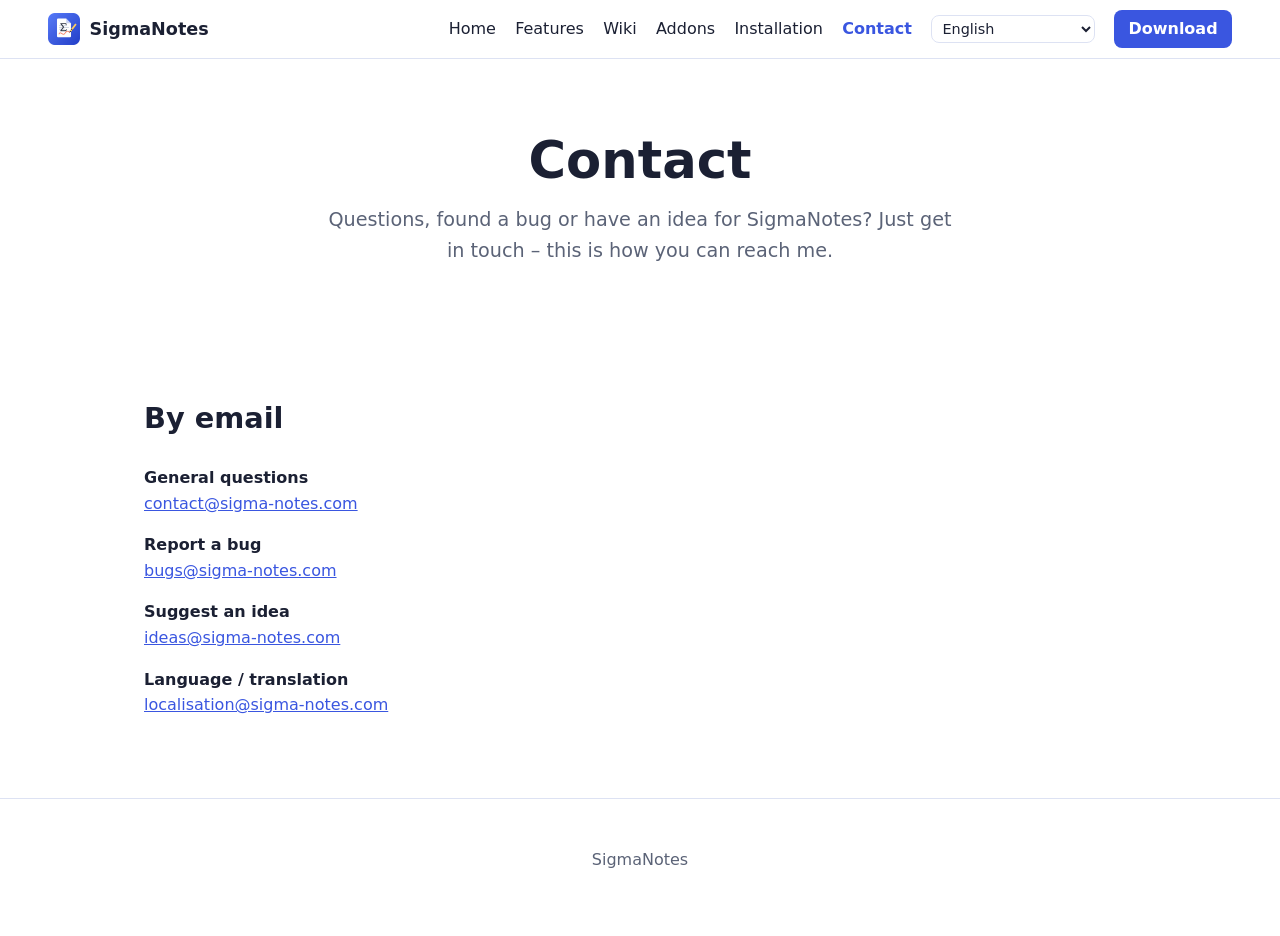
<file: site/kontakt.html>
<!DOCTYPE html>
<html lang="de">
<head>
  <meta charset="utf-8">
  <meta name="viewport" content="width=device-width, initial-scale=1">
  <title data-i>Kontakt – SigmaNotes</title>
  <meta name="description" data-i-content content="Kontakt zu SigmaNotes: Fehler melden, Fragen stellen oder Ideen vorschlagen.">
  <link rel="icon" href="assets/logo.svg" type="image/svg+xml">
  <link rel="icon" href="favicon.ico" sizes="any">
  <link rel="stylesheet" href="style.css?v=3">
  <script src="i18n.js"></script>
  <script src="disclaimer.js" defer></script>
</head>
<body>
  <header class="nav">
    <a class="brand" href="index.html"><img src="assets/logo.svg" alt="" width="32" height="32"> SigmaNotes</a>
    <nav>
      <a href="index.html" data-i>Start</a>
      <a href="funktionen.html" data-i>Funktionen</a>
      <a href="wiki.html" data-i>Wiki</a>
      <a href="addons.html" data-i>Addons</a>
      <a href="index.html#installation" data-i>Installation</a>
      <a href="kontakt.html" aria-current="page" class="active" data-i>Kontakt</a>
      <a class="kofi" href="https://ko-fi.com/H3A22B1FM8" target="_blank" rel="noopener noreferrer" title="Ko-fi" data-i>♥ Spenden</a>
      <a class="btn small" href="https://github.com/MisterMax50/SigmaNotes-Releases/releases/download/installer/SigmaNotes-Setup.exe" download data-i>Herunterladen</a>
    </nav>
  </header>

  <main>
    <section class="page-head">
      <h1 data-i>Kontakt</h1>
      <p class="lead" data-i>Fragen, einen Fehler gefunden oder eine Idee für SigmaNotes? Melde dich einfach – über diesen Weg erreichst du mich.</p>
    </section>

    <section>
      <h2 data-i>Per E-Mail</h2>
      <p><strong data-i>Allgemeine Fragen</strong><br><a href="mailto:contact@sigma-notes.com">contact@sigma-notes.com</a></p>
      <p><strong data-i>Fehler melden</strong><br><a href="mailto:bugs@sigma-notes.com">bugs@sigma-notes.com</a></p>
      <p><strong data-i>Idee vorschlagen</strong><br><a href="mailto:ideas@sigma-notes.com">ideas@sigma-notes.com</a></p>
      <p><strong data-i>Sprache / Übersetzung</strong><br><a href="mailto:localisation@sigma-notes.com">localisation@sigma-notes.com</a></p>
    </section>
  </main>

  <footer>
    <div class="donate">
      <p data-i>Gefällt dir SigmaNotes? Mit einer kleinen Spende unterstützt du die Weiterentwicklung.</p>
      <p><a class="btn" href="https://ko-fi.com/H3A22B1FM8" target="_blank" rel="noopener noreferrer" data-i>Auf Ko-fi unterstützen</a></p>
    </div>
    <p>SigmaNotes</p>
  </footer>
</body>
</html>
</file>
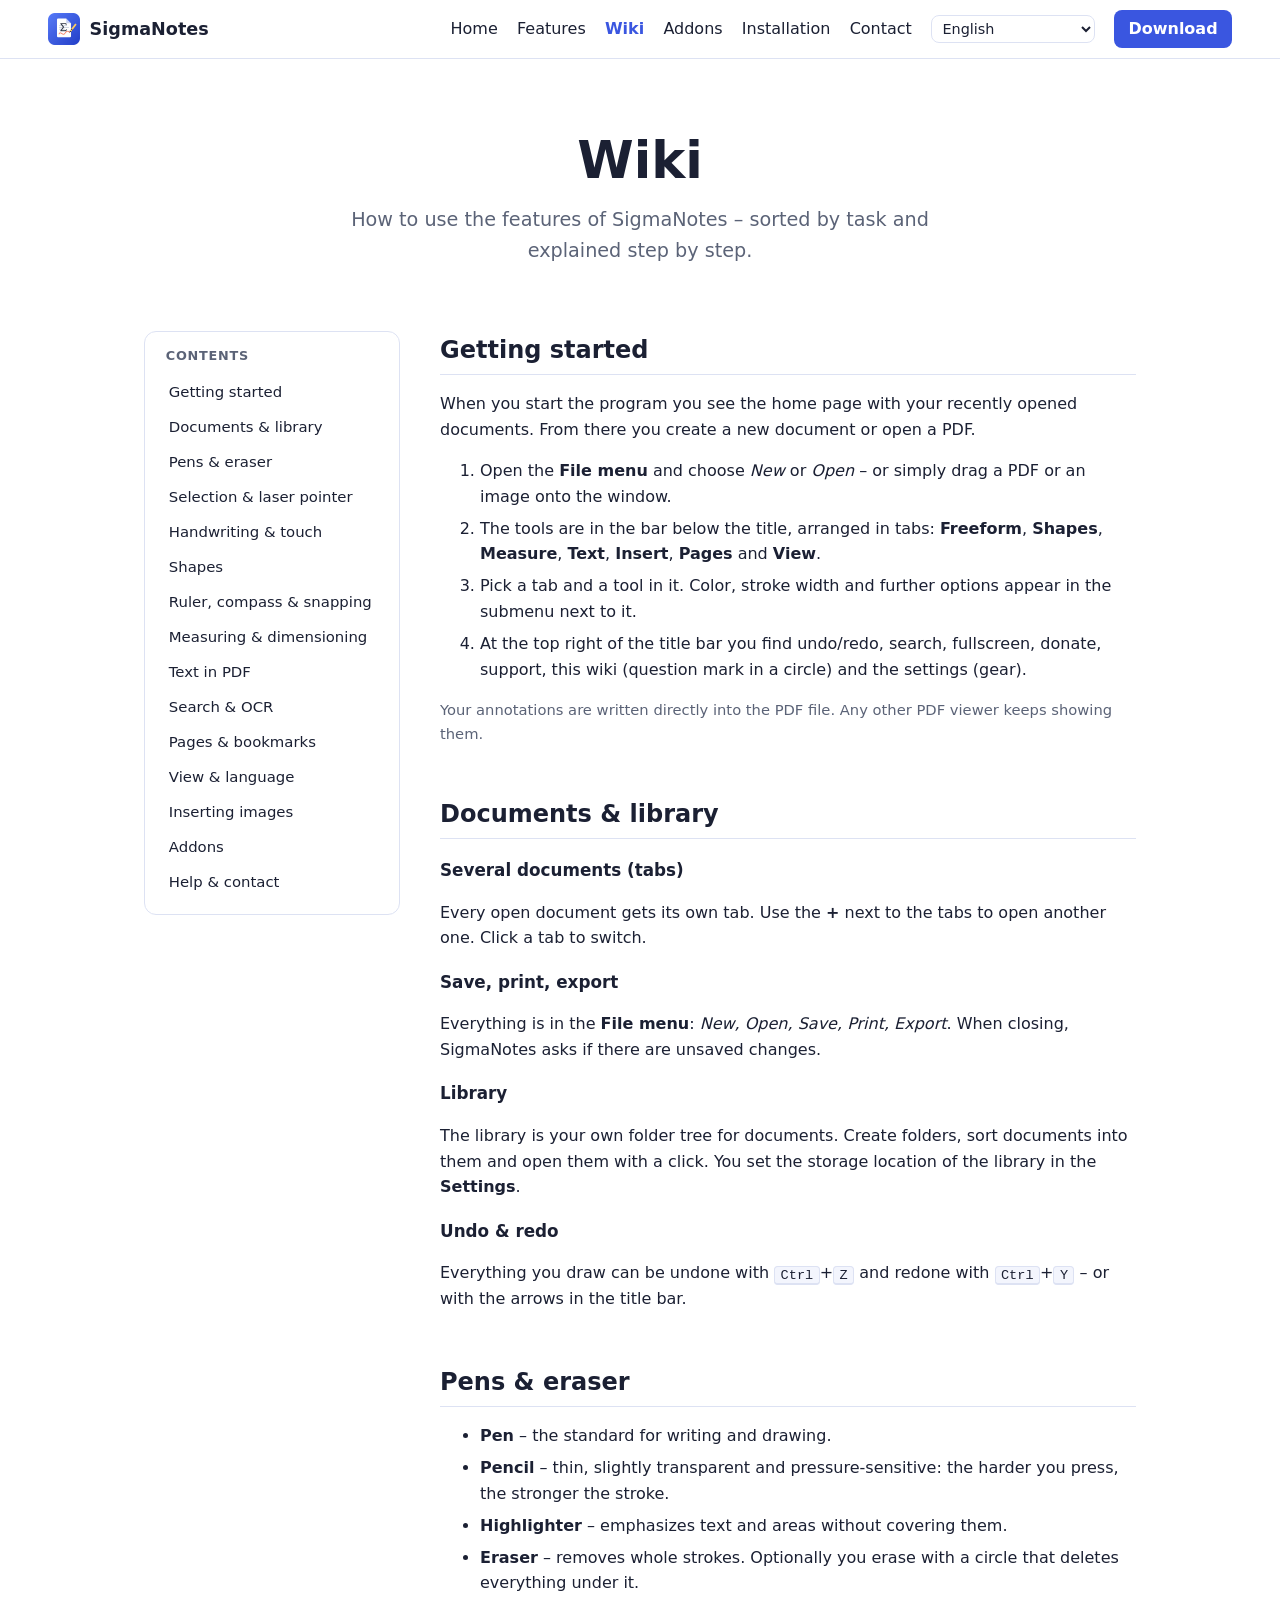
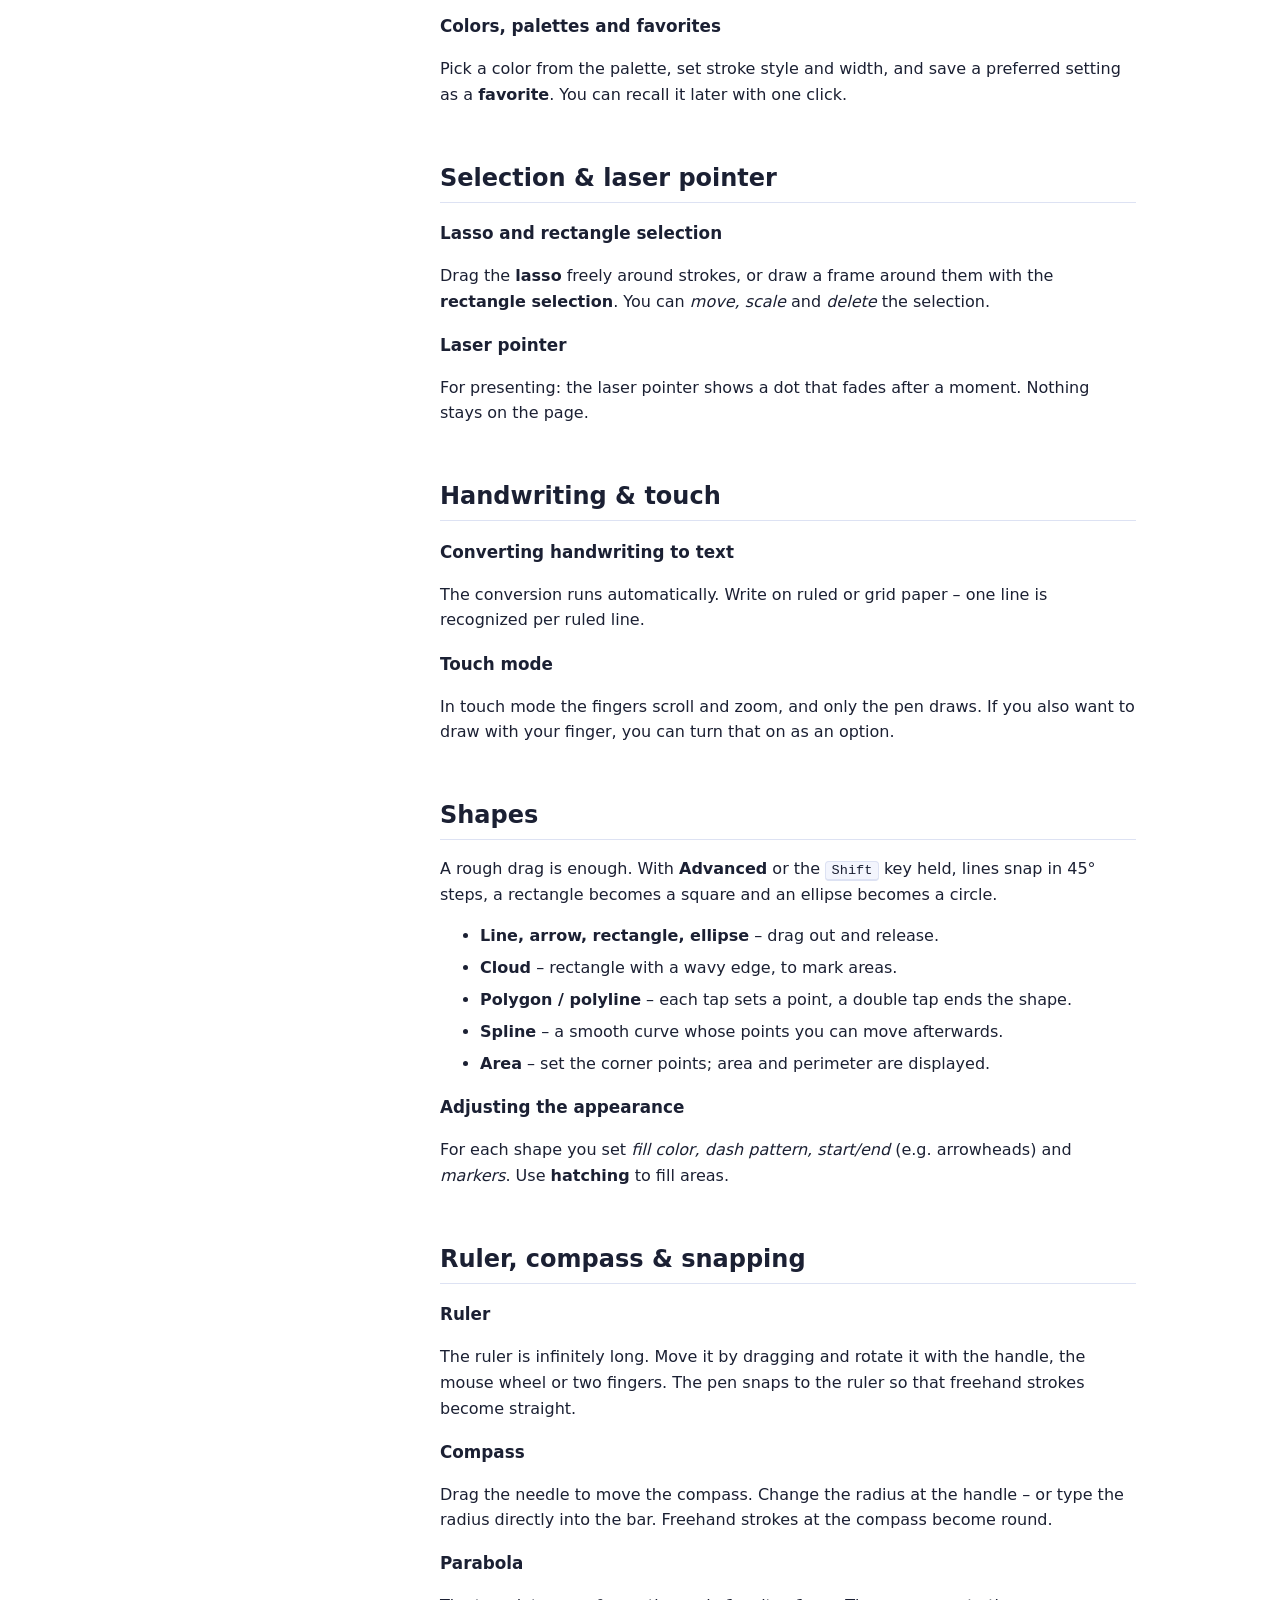
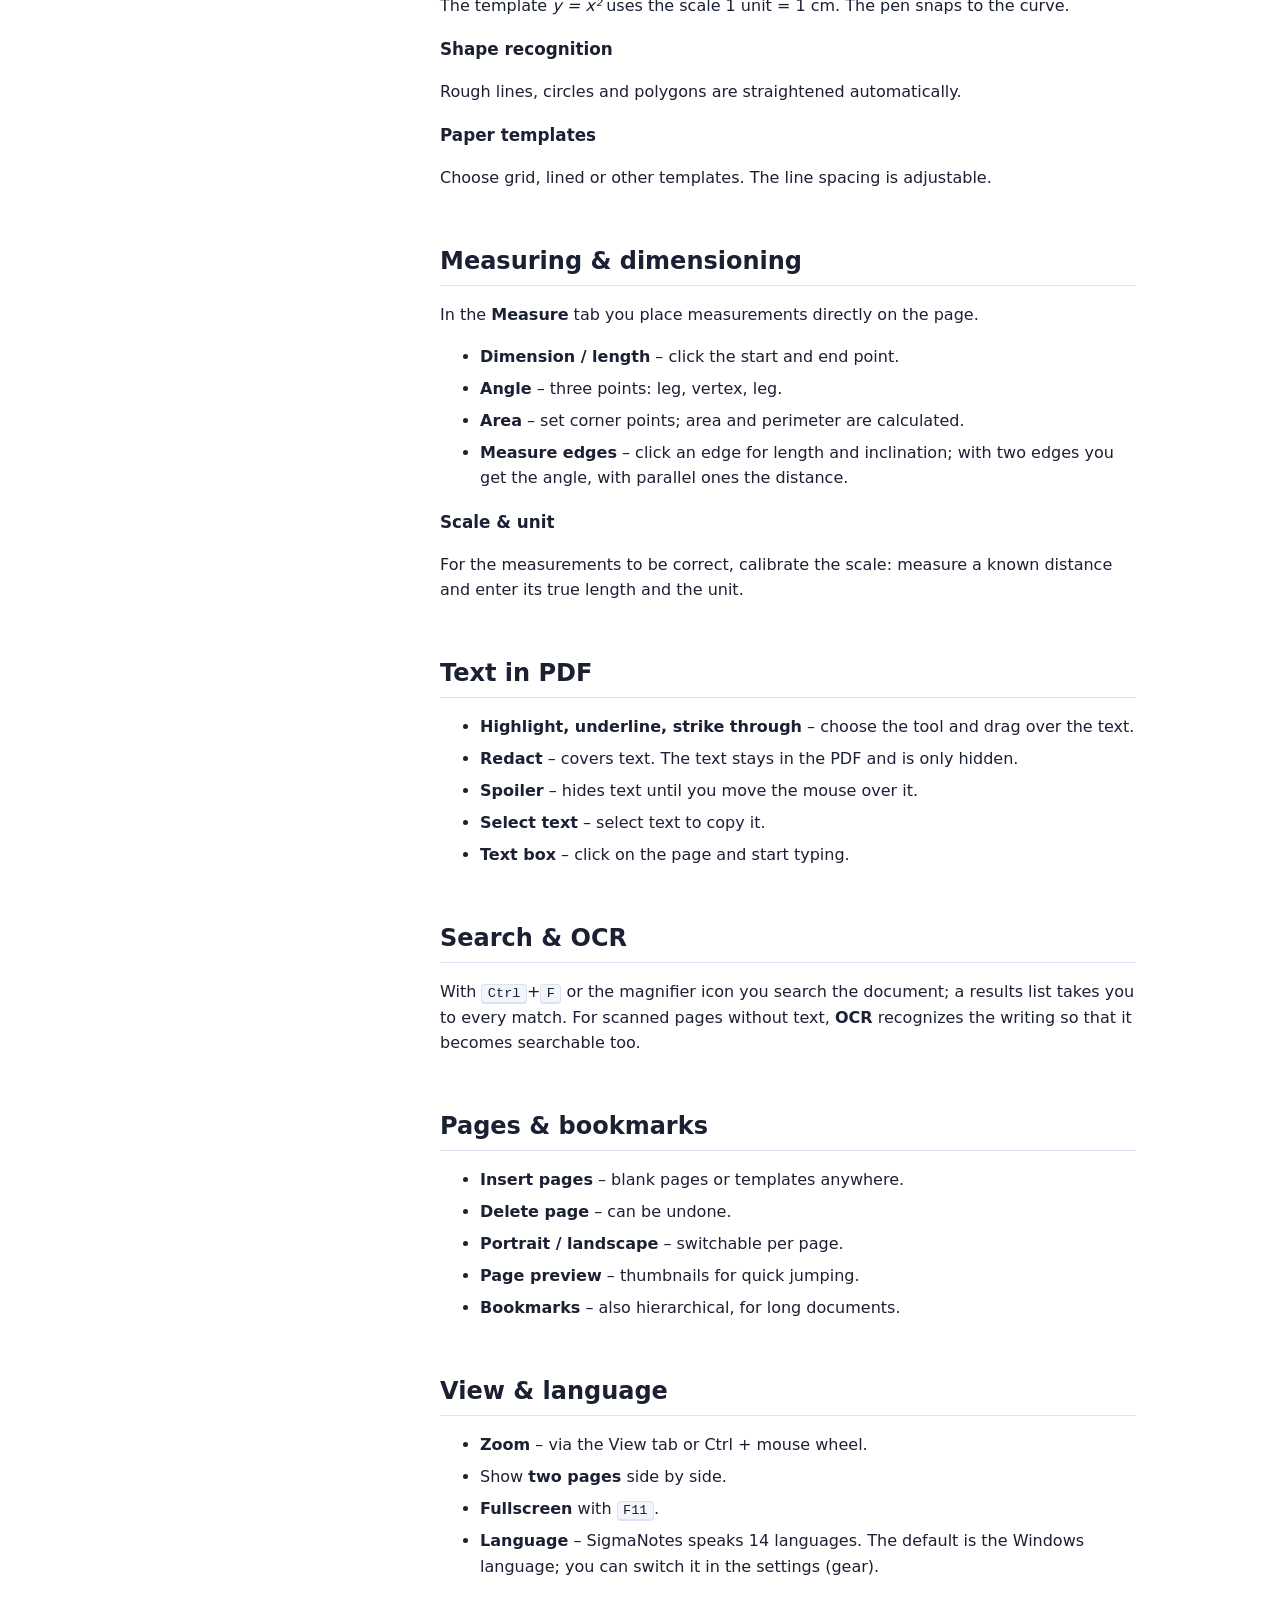
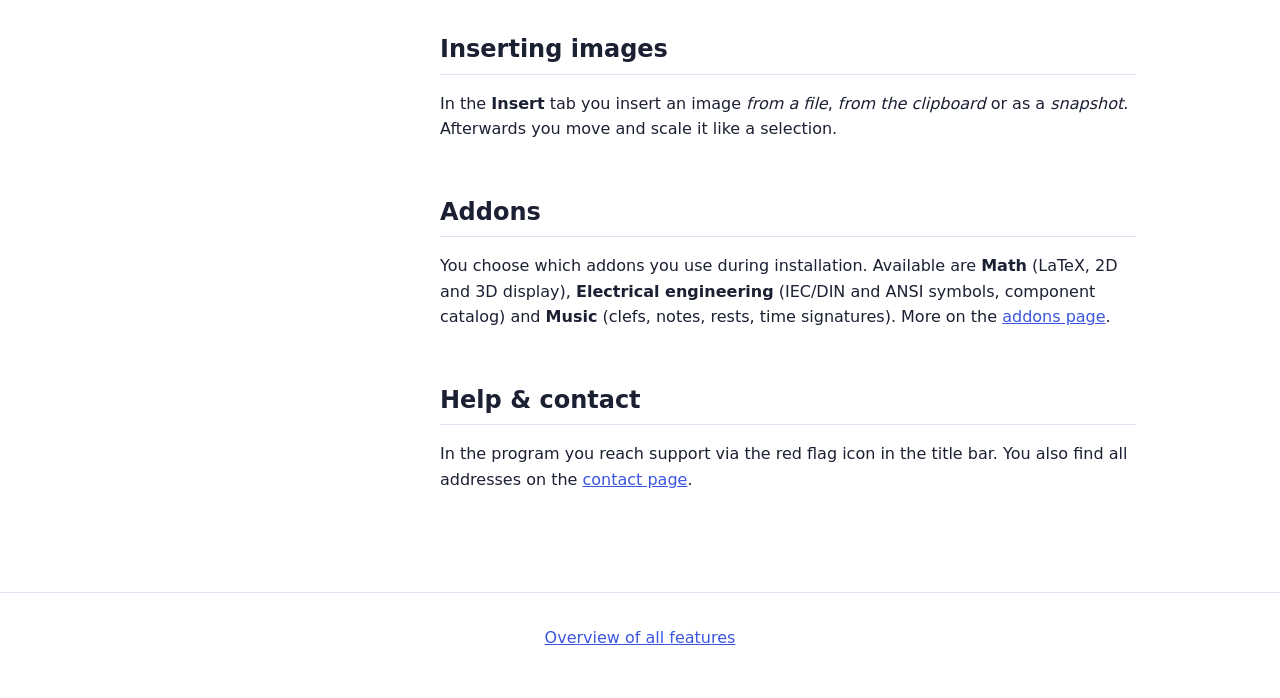
<file: site/wiki.html>
<!DOCTYPE html>
<html lang="de">
<head>
  <meta charset="utf-8">
  <meta name="viewport" content="width=device-width, initial-scale=1">
  <title data-i>Wiki – SigmaNotes</title>
  <meta name="description" data-i-content content="Das SigmaNotes-Wiki: Schritt für Schritt erklärt, wie du Dokumente, Stifte, Formen, Lineal und Zirkel, Messwerkzeuge, Textwerkzeuge und Seiten benutzt.">
  <link rel="icon" href="assets/logo.svg" type="image/svg+xml">
  <link rel="icon" href="favicon.ico" sizes="any">
  <link rel="stylesheet" href="style.css?v=3">
  <script src="i18n.js"></script>
  <script src="disclaimer.js" defer></script>
</head>
<body>
  <header class="nav">
    <a class="brand" href="index.html"><img src="assets/logo.svg" alt="" width="32" height="32"> SigmaNotes</a>
    <nav>
      <a href="index.html" data-i>Start</a>
      <a href="funktionen.html" data-i>Funktionen</a>
      <a href="wiki.html" aria-current="page" class="active" data-i>Wiki</a>
      <a href="addons.html" data-i>Addons</a>
      <a href="index.html#installation" data-i>Installation</a>
      <a href="kontakt.html" data-i>Kontakt</a>
      <a class="kofi" href="https://ko-fi.com/H3A22B1FM8" target="_blank" rel="noopener noreferrer" title="Ko-fi" data-i>♥ Spenden</a>
      <a class="btn small" href="https://github.com/MisterMax50/SigmaNotes-Releases/releases/download/installer/SigmaNotes-Setup.exe" download data-i>Herunterladen</a>
    </nav>
  </header>

  <main>
    <section class="page-head">
      <h1 data-i>Wiki</h1>
      <p class="lead" data-i>So benutzt du die Funktionen von SigmaNotes – nach Aufgaben geordnet und Schritt für Schritt erklärt.</p>
    </section>

    <div class="wiki">
      <nav class="wiki-toc" data-i-aria aria-label="Inhalt">
        <strong data-i>Inhalt</strong>
        <a href="#start" data-i>Erste Schritte</a>
        <a href="#dokumente" data-i>Dokumente &amp; Bibliothek</a>
        <a href="#stifte" data-i>Stifte &amp; Radierer</a>
        <a href="#auswahl" data-i>Auswahl &amp; Laserpointer</a>
        <a href="#handschrift" data-i>Handschrift &amp; Touch</a>
        <a href="#formen" data-i>Formen</a>
        <a href="#lineal" data-i>Lineal, Zirkel &amp; Einrasten</a>
        <a href="#messen" data-i>Messen &amp; Bemaßen</a>
        <a href="#text" data-i>Text im PDF</a>
        <a href="#suche" data-i>Suchen &amp; OCR</a>
        <a href="#seiten" data-i>Seiten &amp; Lesezeichen</a>
        <a href="#ansicht" data-i>Ansicht &amp; Sprache</a>
        <a href="#einfuegen" data-i>Bilder einfügen</a>
        <a href="#addons" data-i>Addons</a>
        <a href="#hilfe" data-i>Hilfe &amp; Kontakt</a>
      </nav>

      <article class="wiki-body">

        <section id="start">
          <h2 data-i>Erste Schritte</h2>
          <p data-i>Beim Start siehst du die Startseite mit deinen zuletzt geöffneten Dokumenten. Von dort aus legst du ein neues Dokument an oder öffnest eine PDF.</p>
          <ol>
            <li data-i>Öffne das <strong>Datei-Menü</strong> und wähle <em>Neu</em> oder <em>Öffnen</em> – oder ziehe eine PDF oder ein Bild einfach auf das Fenster.</li>
            <li data-i>Die Werkzeuge liegen in der Leiste unter dem Titel, geordnet in Registern: <strong>Freiform</strong>, <strong>Formen</strong>, <strong>Messen</strong>, <strong>Text</strong>, <strong>Einfügen</strong>, <strong>Seiten</strong> und <strong>Ansicht</strong>.</li>
            <li data-i>Wähle ein Register und darin ein Werkzeug. Farbe, Strichstärke und weitere Optionen erscheinen im Untermenü daneben.</li>
            <li data-i>Oben rechts in der Titelleiste findest du Rückgängig/Wiederholen, Suche, Vollbild, Spenden, Support, dieses Wiki (Fragezeichen im Kreis) und die Einstellungen (Zahnrad).</li>
          </ol>
          <p class="note" data-i>Deine Anmerkungen werden direkt in die PDF-Datei geschrieben. Jeder andere PDF-Betrachter zeigt sie weiter an.</p>
        </section>

        <section id="dokumente">
          <h2 data-i>Dokumente &amp; Bibliothek</h2>
          <h3 data-i>Mehrere Dokumente (Tabs)</h3>
          <p data-i>Jedes geöffnete Dokument bekommt einen eigenen Tab. Mit dem <strong>+</strong> neben den Tabs öffnest du ein weiteres. Klicke auf einen Tab, um zu wechseln.</p>
          <h3 data-i>Speichern, Drucken, Exportieren</h3>
          <p data-i>Alles dazu steht im <strong>Datei-Menü</strong>: <em>Neu, Öffnen, Speichern, Drucken, Exportieren</em>. Beim Schließen fragt SigmaNotes nach, wenn es ungespeicherte Änderungen gibt.</p>
          <h3 data-i>Bibliothek</h3>
          <p data-i>Die Bibliothek ist dein eigener Ordnerbaum für Dokumente. Lege Ordner an, sortiere Dokumente hinein und öffne sie per Klick. Den Speicherort der Bibliothek stellst du in den <strong>Einstellungen</strong> ein.</p>
          <h3 data-i>Rückgängig &amp; Wiederholen</h3>
          <p data-i>Alles, was du zeichnest, lässt sich mit <kbd>Strg</kbd>+<kbd>Z</kbd> zurücknehmen und mit <kbd>Strg</kbd>+<kbd>Y</kbd> wiederholen – oder über die Pfeile in der Titelleiste.</p>
        </section>

        <section id="stifte">
          <h2 data-i>Stifte &amp; Radierer</h2>
          <ul>
            <li data-i><strong>Stift</strong> – der Standard zum Schreiben und Zeichnen.</li>
            <li data-i><strong>Bleistift</strong> – dünn, leicht transparent und druckempfindlich: je fester du aufdrückst, desto kräftiger der Strich.</li>
            <li data-i><strong>Textmarker</strong> – hebt Text und Bereiche hervor, ohne sie zu verdecken.</li>
            <li data-i><strong>Radierer</strong> – entfernt ganze Striche. Optional radierst du mit einem Kreis, der alles darunter löscht.</li>
          </ul>
          <h3 data-i>Farben, Paletten und Favoriten</h3>
          <p data-i>Wähle eine Farbe aus der Palette, stelle Strichart und Breite ein und speichere eine bevorzugte Einstellung als <strong>Favorit</strong>. So rufst du sie später mit einem Klick wieder auf.</p>
        </section>

        <section id="auswahl">
          <h2 data-i>Auswahl &amp; Laserpointer</h2>
          <h3 data-i>Lasso und Rechteck-Auswahl</h3>
          <p data-i>Ziehe mit dem <strong>Lasso</strong> frei um Striche oder mit der <strong>Rechteck-Auswahl</strong> einen Rahmen darum. Die Auswahl kannst du <em>verschieben, skalieren</em> und <em>löschen</em>.</p>
          <h3 data-i>Laserpointer</h3>
          <p data-i>Zum Präsentieren: Der Laserpointer zeigt einen Punkt, der nach kurzer Zeit verblasst. Auf der Seite bleibt nichts zurück.</p>
        </section>

        <section id="handschrift">
          <h2 data-i>Handschrift &amp; Touch</h2>
          <h3 data-i>Handschrift in Text umwandeln</h3>
          <p data-i>Die Umwandlung läuft automatisch. Schreibe auf Linien- oder Rasterpapier – pro Linie wird eine Zeile erkannt.</p>
          <h3 data-i>Touch-Modus</h3>
          <p data-i>Im Touch-Modus scrollen und zoomen die Finger, und nur der Stift zeichnet. Willst du auch mit dem Finger zeichnen, schaltest du das optional ein.</p>
        </section>

        <section id="formen">
          <h2 data-i>Formen</h2>
          <p data-i>Eine grobe Ziehbewegung genügt. Mit <strong>Erweitert</strong> oder gedrückter <kbd>Umschalt</kbd>-Taste rasten Linien in 45°-Schritten ein, aus dem Rechteck wird ein Quadrat und aus der Ellipse ein Kreis.</p>
          <ul>
            <li data-i><strong>Linie, Pfeil, Rechteck, Ellipse</strong> – aufziehen und loslassen.</li>
            <li data-i><strong>Wolke</strong> – Rechteck mit welligem Rand, um Bereiche zu markieren.</li>
            <li data-i><strong>Polygon / Polylinie</strong> – jeder Tipp setzt einen Punkt, ein Doppeltipp beendet die Form.</li>
            <li data-i><strong>Spline</strong> – eine glatte Kurve, deren Punkte du nachträglich verschieben kannst.</li>
            <li data-i><strong>Fläche</strong> – setze die Eckpunkte; Flächeninhalt und Umfang werden angezeigt.</li>
          </ul>
          <h3 data-i>Aussehen anpassen</h3>
          <p data-i>Pro Form stellst du <em>Füllfarbe, Strichmuster, Anfang/Ende</em> (z. B. Pfeilspitzen) und <em>Markierungen</em> ein. Mit <strong>Schraffur</strong> füllst du Flächen.</p>
        </section>

        <section id="lineal">
          <h2 data-i>Lineal, Zirkel &amp; Einrasten</h2>
          <h3 data-i>Lineal</h3>
          <p data-i>Das Lineal ist unendlich lang. Verschiebe es durch Ziehen und drehe es am Griff, mit dem Mausrad oder mit zwei Fingern. Der Stift rastet am Lineal ein, sodass freihändige Striche gerade werden.</p>
          <h3 data-i>Zirkel</h3>
          <p data-i>Ziehe die Nadel, um den Zirkel zu verschieben. Am Griff änderst du den Radius – oder du tippst den Radius direkt in der Leiste ein. Freihändige Striche am Zirkel werden rund.</p>
          <h3 data-i>Parabel</h3>
          <p data-i>Die Vorlage <em>y = x²</em> nutzt die Skala 1 Einheit = 1 cm. Der Stift rastet an der Kurve ein.</p>
          <h3 data-i>Formerkennung</h3>
          <p data-i>Grobe Linien, Kreise und Polygone werden automatisch begradigt.</p>
          <h3 data-i>Papiervorlagen</h3>
          <p data-i>Wähle Karo, Linien oder andere Vorlagen. Der Linienabstand ist einstellbar.</p>
        </section>

        <section id="messen">
          <h2 data-i>Messen &amp; Bemaßen</h2>
          <p data-i>Im Register <strong>Messen</strong> setzt du Maße direkt auf die Seite.</p>
          <ul>
            <li data-i><strong>Bemaßung / Länge</strong> – klicke Anfangs- und Endpunkt.</li>
            <li data-i><strong>Winkel</strong> – drei Punkte: Schenkel, Scheitel, Schenkel.</li>
            <li data-i><strong>Fläche</strong> – Eckpunkte setzen; Fläche und Umfang werden berechnet.</li>
            <li data-i><strong>Kanten messen</strong> – klicke eine Kante für Länge und Neigung; bei zwei Kanten erhältst du den Winkel, bei parallelen den Abstand.</li>
          </ul>
          <h3 data-i>Maßstab &amp; Einheit</h3>
          <p data-i>Damit die Maße stimmen, kalibrierst du den Maßstab: Miss eine bekannte Strecke und gib ihre wahre Länge und die Einheit an.</p>
        </section>

        <section id="text">
          <h2 data-i>Text im PDF</h2>
          <ul>
            <li data-i><strong>Markieren, Unterstreichen, Durchstreichen</strong> – Werkzeug wählen und über den Text ziehen.</li>
            <li data-i><strong>Schwärzen</strong> – deckt Text ab. Der Text bleibt in der PDF erhalten und ist nur verdeckt.</li>
            <li data-i><strong>Spoiler</strong> – verdeckt Text, bis du mit der Maus darüberfährst.</li>
            <li data-i><strong>Text auswählen</strong> – markiere Text zum Kopieren.</li>
            <li data-i><strong>Textfeld</strong> – klicke auf die Seite und tippe los.</li>
          </ul>
        </section>

        <section id="suche">
          <h2 data-i>Suchen &amp; OCR</h2>
          <p data-i>Mit <kbd>Strg</kbd>+<kbd>F</kbd> oder dem Lupen-Symbol durchsuchst du das Dokument; eine Trefferliste führt dich zu jeder Fundstelle. Bei gescannten Seiten ohne Text erkennt die <strong>OCR</strong> die Schrift, damit auch sie durchsuchbar wird.</p>
        </section>

        <section id="seiten">
          <h2 data-i>Seiten &amp; Lesezeichen</h2>
          <ul>
            <li data-i><strong>Seiten einfügen</strong> – leere Seiten oder Vorlagen an beliebiger Stelle.</li>
            <li data-i><strong>Seite löschen</strong> – lässt sich rückgängig machen.</li>
            <li data-i><strong>Hoch- / Querformat</strong> – pro Seite umschaltbar.</li>
            <li data-i><strong>Seitenvorschau</strong> – Miniaturen zum schnellen Springen.</li>
            <li data-i><strong>Lesezeichen</strong> – auch hierarchisch, für lange Dokumente.</li>
          </ul>
        </section>

        <section id="ansicht">
          <h2 data-i>Ansicht &amp; Sprache</h2>
          <ul>
            <li data-i><strong>Zoom</strong> – per Register Ansicht oder Strg + Mausrad.</li>
            <li data-i><strong>Zwei Seiten</strong> nebeneinander anzeigen.</li>
            <li data-i><strong>Vollbild</strong> mit <kbd>F11</kbd>.</li>
            <li data-i><strong>Sprache</strong> – SigmaNotes spricht 14 Sprachen. Standard ist die Windows-Sprache, umschaltbar in den Einstellungen (Zahnrad).</li>
          </ul>
        </section>

        <section id="einfuegen">
          <h2 data-i>Bilder einfügen</h2>
          <p data-i>Im Register <strong>Einfügen</strong> fügst du ein Bild <em>aus einer Datei</em>, <em>aus der Zwischenablage</em> oder als <em>Schnappschuss</em> ein. Danach verschiebst und skalierst du es wie eine Auswahl.</p>
        </section>

        <section id="addons">
          <h2 data-i>Addons</h2>
          <p data-i>Welche Addons du nutzt, wählst du bei der Installation. Zur Auswahl stehen <strong>Mathe</strong> (LaTeX, 2D- und 3D-Darstellung), <strong>Elektrotechnik</strong> (IEC/DIN- und ANSI-Symbole, Bauteil-Katalog) und <strong>Musik</strong> (Notenschlüssel, Noten, Pausen, Taktarten). Mehr dazu auf der <a href="addons.html">Addon-Seite</a>.</p>
        </section>

        <section id="hilfe">
          <h2 data-i>Hilfe &amp; Kontakt</h2>
          <p data-i>Im Programm erreichst du den Support über das rote Flaggen-Symbol in der Titelleiste. Alle Adressen findest du auch auf der <a href="kontakt.html">Kontaktseite</a>.</p>
        </section>

      </article>
    </div>
  </main>

  <footer>
    <a href="funktionen.html" data-i>Alle Funktionen im Überblick</a>
  </footer>
</body>
</html>
</file>
<file: site/style.css>
:root {
  --bg: #ffffff; --bg-alt: #f3f5fd; --text: #1b2033; --muted: #5b6377; --card: #ffffff;
  --border: #dde2f3; --accent: #3a56e0; --accent-hover: #2540c9; --on-accent: #ffffff;
}
@media (prefers-color-scheme: dark) {
  :root {
    --bg: #12151f; --bg-alt: #181c2a; --text: #e8ebf6; --muted: #9aa3bd; --card: #1c2133;
    --border: #2b324b; --accent: #6f89ff; --accent-hover: #8aa0ff; --on-accent: #0d1226;
  }
}
* { box-sizing: border-box; }
html { scroll-behavior: smooth; scroll-padding-top: 4.5rem; }
body { margin: 0; font: 16px/1.6 system-ui, "Segoe UI", sans-serif; background: var(--bg); color: var(--text); }
a { color: var(--accent); }
code, pre { font-family: Consolas, "Cascadia Mono", monospace; }
code { background: var(--bg-alt); padding: .1em .35em; border-radius: 4px; }
pre { background: var(--bg-alt); border: 1px solid var(--border); border-radius: 8px; padding: .9rem 1rem; overflow-x: auto; }
pre code { background: none; padding: 0; }

.nav { position: sticky; top: 0; z-index: 10; display: flex; justify-content: space-between; align-items: center;
  padding: .6rem clamp(1rem, 5vw, 3rem); background: color-mix(in srgb, var(--bg) 90%, transparent);
  backdrop-filter: blur(8px); border-bottom: 1px solid var(--border); }
.nav nav { display: flex; gap: 1.2rem; align-items: center; }
.nav nav a:not(.btn) { color: var(--text); text-decoration: none; }
.nav nav a:not(.btn):hover { color: var(--accent); }
.brand { display: flex; gap: .6rem; align-items: center; font-weight: 700; font-size: 1.1rem; color: var(--text); text-decoration: none; }

.btn { display: inline-block; background: var(--accent); color: var(--on-accent); text-decoration: none; font-weight: 600;
  padding: .8rem 1.6rem; border-radius: 10px; transition: background .15s, transform .15s; }
.btn:hover { background: var(--accent-hover); transform: translateY(-1px); }
.btn.small { padding: .4rem .9rem; border-radius: 8px; }

section { padding: 4rem clamp(1rem, 5vw, 3rem); max-width: 68rem; margin: 0 auto; }
section.alt { max-width: none; background: var(--bg-alt); }
section.alt > * { max-width: 68rem; margin-left: auto; margin-right: auto; }
h1 { font-size: clamp(2rem, 5vw, 3.2rem); line-height: 1.15; margin: .5rem 0; }
h2 { font-size: 1.8rem; margin: 0 0 1.5rem; }
h3 { margin: 0 0 .4rem; }

.hero { text-align: center; padding-top: 5rem; }
.hero-logo { border-radius: 26px; box-shadow: 0 10px 30px rgba(37, 64, 201, .35); }
.lead { font-size: 1.2rem; color: var(--muted); max-width: 40rem; margin: 1rem auto 2rem; }
.meta { color: var(--muted); font-size: .9rem; }
.sub { color: var(--muted); margin-top: -1rem; margin-bottom: 1.5rem; }

.grid { display: grid; gap: 1rem; grid-template-columns: repeat(auto-fit, minmax(17rem, 1fr)); }
.card { background: var(--card); border: 1px solid var(--border); border-radius: 12px; padding: 1.2rem 1.3rem; }
.card p { margin: 0; color: var(--muted); }

.steps { padding-left: 1.3rem; }
.steps li { margin-bottom: .8rem; }
.note { color: var(--muted); font-size: .92rem; }
details { margin: 1.5rem 0; }
summary { cursor: pointer; font-weight: 600; }
.cta { text-align: center; margin-top: 2.5rem; }

footer { text-align: center; color: var(--muted); padding: 2rem 1rem 3rem; border-top: 1px solid var(--border); }

.nav nav a.active { color: var(--accent); font-weight: 600; }
.more { margin-top: 1.5rem; }

/* Unterseite Funktionen */
.page-head { text-align: center; padding-bottom: 2rem; }
.toc { display: flex; flex-wrap: wrap; gap: .5rem; justify-content: center; margin-top: 1.5rem; }
.toc a { border: 1px solid var(--border); background: var(--card); border-radius: 999px; padding: .3rem .9rem; text-decoration: none; color: var(--text); font-size: .92rem; }
.toc a:hover { border-color: var(--accent); color: var(--accent); }
.feature { display: grid; grid-template-columns: 1fr 1fr; gap: 2.5rem; align-items: center; max-width: none; }
.feature > * { max-width: 32rem; width: 100%; }
.feature .text { justify-self: end; }
.feature figure { justify-self: start; margin: 0; }
.feature.flip .text { order: 2; justify-self: start; }
.feature.flip figure { order: 1; justify-self: end; }
.feature.alt { background: var(--bg-alt); }
.feature h2 { margin-bottom: .6rem; }
.feature ul { padding-left: 1.2rem; }
.feature li { margin-bottom: .45rem; }
figure svg { width: 100%; height: auto; border-radius: 12px; border: 1px solid var(--border); background: var(--card); display: block; }
figcaption { color: var(--muted); font-size: .88rem; text-align: center; margin-top: .5rem; }
/* Farben der Illustrationen */
svg .win { fill: var(--bg-alt); stroke: var(--border); }
svg .page { fill: #fff; stroke: #c9cfe3; }
svg .ln { fill: #cbd5e1; }
svg .ink { fill: none; stroke: #1d3fd6; stroke-width: 3; stroke-linecap: round; }
svg .tab { fill: var(--card); stroke: var(--border); }
svg .tab.on { fill: var(--accent); stroke: var(--accent); }
svg .tab.on + .t { fill: var(--on-accent); }
svg .side { fill: var(--card); stroke: var(--border); }
svg .fold { fill: #cbd5e1; }
svg .t { font: 11px system-ui, "Segoe UI", sans-serif; fill: #333; }
svg .t.big { font-size: 14px; font-weight: 600; fill: var(--accent); }
@media (prefers-color-scheme: dark) { svg .t { fill: #333; } svg .win .t, svg .tab + .t { fill: var(--text); } }
.cta-band { text-align: center; }

@media (max-width: 800px) {
  .feature { grid-template-columns: 1fr; gap: 1.5rem; }
  .feature .text, .feature figure, .feature.flip .text, .feature.flip figure { justify-self: center; order: 0; }
  .feature figure { order: 2; }
}
@media (max-width: 560px) { .nav nav a:not(.btn) { display: none; } }

/* Sprachwahl */
.nav nav select.lang { font: inherit; font-size: .9rem; color: var(--text); background: transparent; border: 1px solid var(--border); border-radius: 8px; padding: .25rem .4rem; max-width: 11rem; cursor: pointer; }
html.i18n-wait body { opacity: 0; }
.brand { white-space: nowrap; }

/* Spenden */
.donate { margin-bottom: 1.5rem; }
.donate p { margin: .4rem 0; }

/* Ko-fi-Link in der Leiste (auch auf schmalen Bildschirmen sichtbar) */
.nav nav a.kofi { display: inline; color: #ff5e5b; font-weight: 600; }

/* Spenden vorerst ausgeblendet (zum Wiedereinblenden diese Regel entfernen) */
.nav nav a.kofi, .donate { display: none !important; }

/* Hinweisfenster vor dem Download */
.disclaimer-actions .btn.secondary { background: transparent; color: var(--text); border-color: var(--border); }
.disclaimer-actions .btn.secondary:hover { background: var(--bg-alt); }
dialog.disclaimer { max-width: 30rem; width: calc(100% - 2rem); padding: 1.5rem; border: 1px solid var(--border); border-radius: 12px; background: var(--card); color: var(--text); }
dialog.disclaimer::backdrop { background: rgba(10, 14, 28, .6); }
dialog.disclaimer h2 { margin: 0 0 .75rem; font-size: 1.25rem; }
dialog.disclaimer p { margin: 0 0 .75rem; }
.disclaimer-actions { display: flex; justify-content: flex-end; gap: .75rem; margin-top: 1.25rem; }
.disclaimer-actions .btn { border: 1px solid transparent; cursor: pointer; font: inherit; font-weight: 600; }

/* Wiki */
.wiki { display: grid; grid-template-columns: 16rem 1fr; gap: 2.5rem; max-width: 68rem; margin: 0 auto; padding: 0 clamp(1rem, 5vw, 3rem) 3rem; }
.wiki-toc { position: sticky; top: 4.5rem; align-self: start; display: flex; flex-direction: column; gap: .1rem; max-height: calc(100vh - 6rem); overflow-y: auto;
  background: var(--card); border: 1px solid var(--border); border-radius: 12px; padding: .9rem .7rem; }
.wiki-toc strong { margin: 0 .6rem .5rem; font-size: .8rem; letter-spacing: .06em; text-transform: uppercase; color: var(--muted); }
.wiki-toc a { color: var(--text); text-decoration: none; padding: .3rem .6rem; border-radius: 6px; font-size: .93rem; border-left: 3px solid transparent; }
.wiki-toc a:hover { background: var(--bg-alt); color: var(--accent); border-left-color: var(--accent); }
.wiki-body section { padding: 0 0 2.2rem; max-width: none; }
.wiki-body h2 { font-size: 1.5rem; margin-bottom: .6rem; padding-bottom: .3rem; border-bottom: 1px solid var(--border); }
.wiki-body h3 { margin-top: 1.1rem; font-size: 1.05rem; }
.wiki-body li { margin-bottom: .4rem; }
kbd { font: .85em Consolas, "Cascadia Mono", monospace; background: var(--bg-alt); border: 1px solid var(--border); border-bottom-width: 2px; border-radius: 4px; padding: .05em .4em; }
@media (max-width: 800px) {
  .wiki { grid-template-columns: 1fr; gap: 1.5rem; }
  .wiki-toc { position: static; max-height: none; flex-direction: row; flex-wrap: wrap; justify-content: center; gap: .5rem; background: none; border: 0; padding: 0; }
  .wiki-toc strong { width: 100%; text-align: center; margin: 0; }
  .wiki-toc a { border: 1px solid var(--border); background: var(--card); border-radius: 999px; padding: .3rem .9rem; font-size: .92rem; }
  .wiki-toc a:hover { border-color: var(--accent); }
}
</file>
